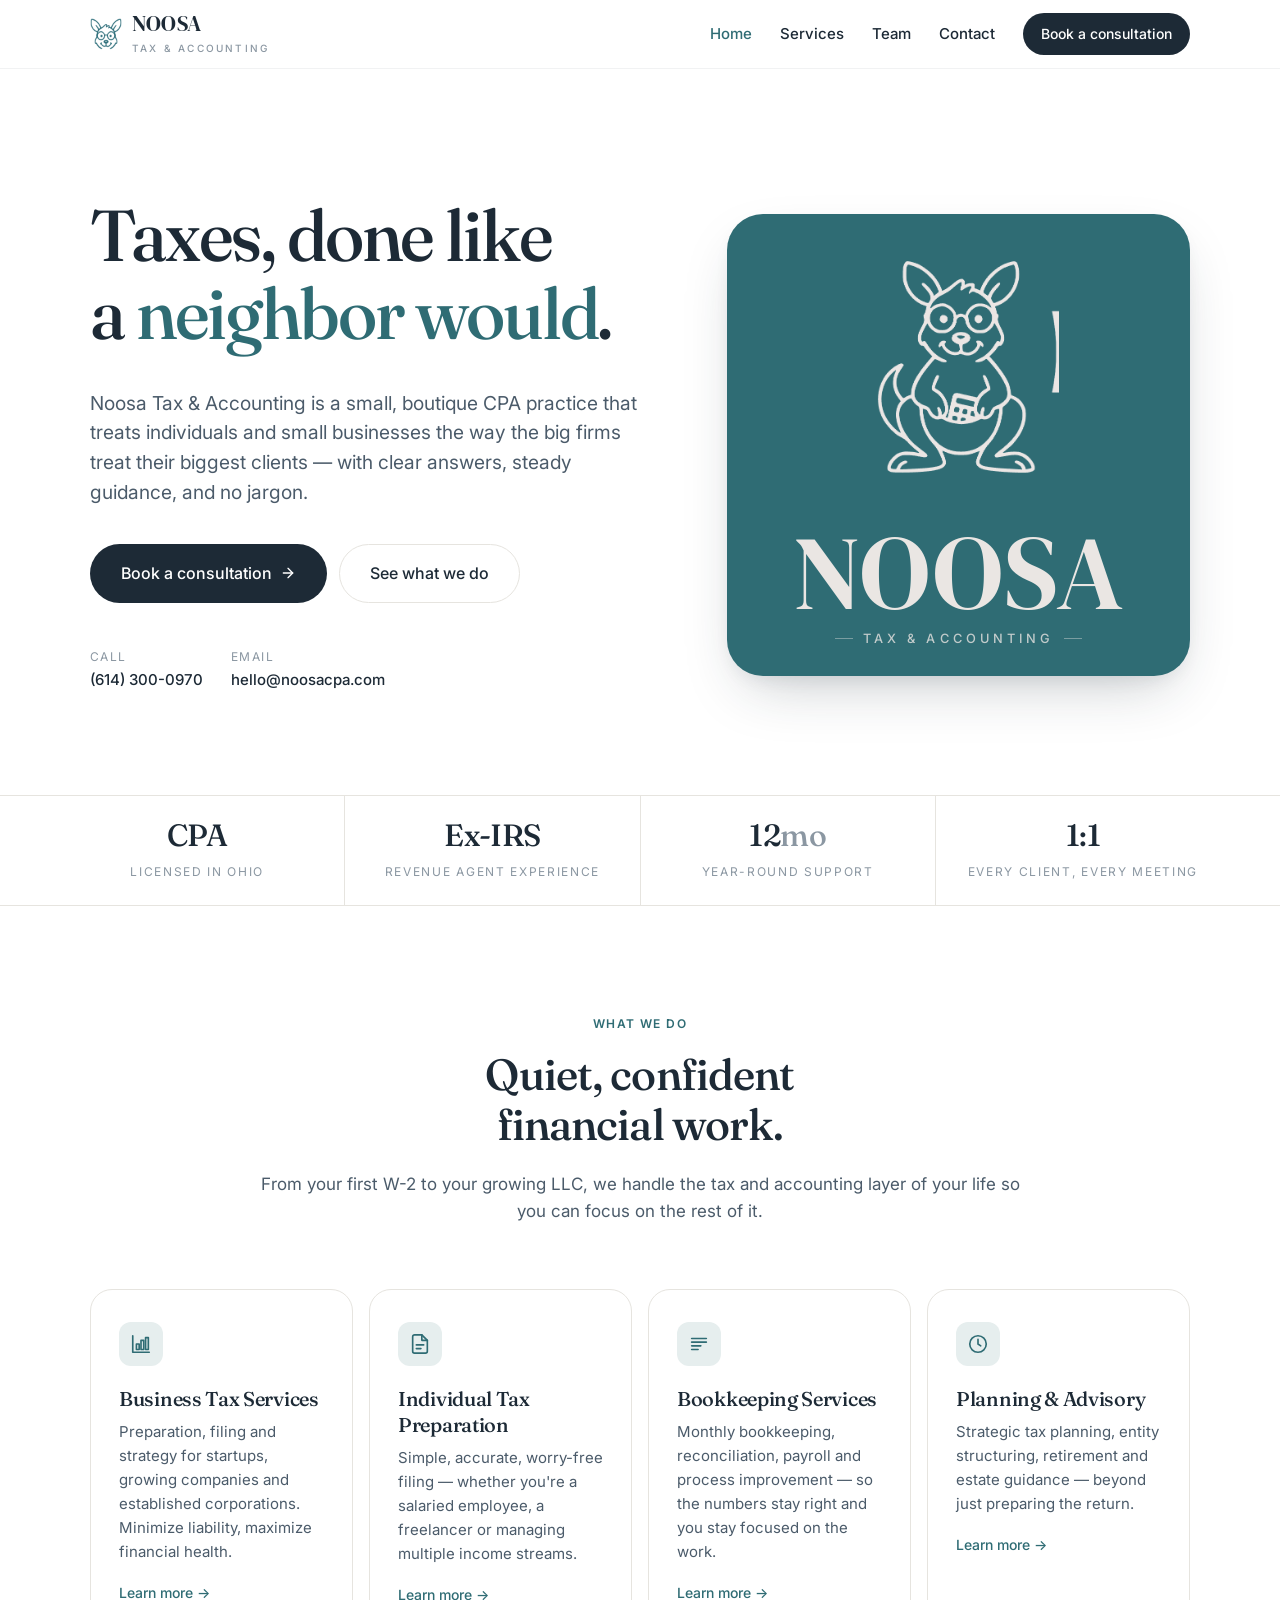
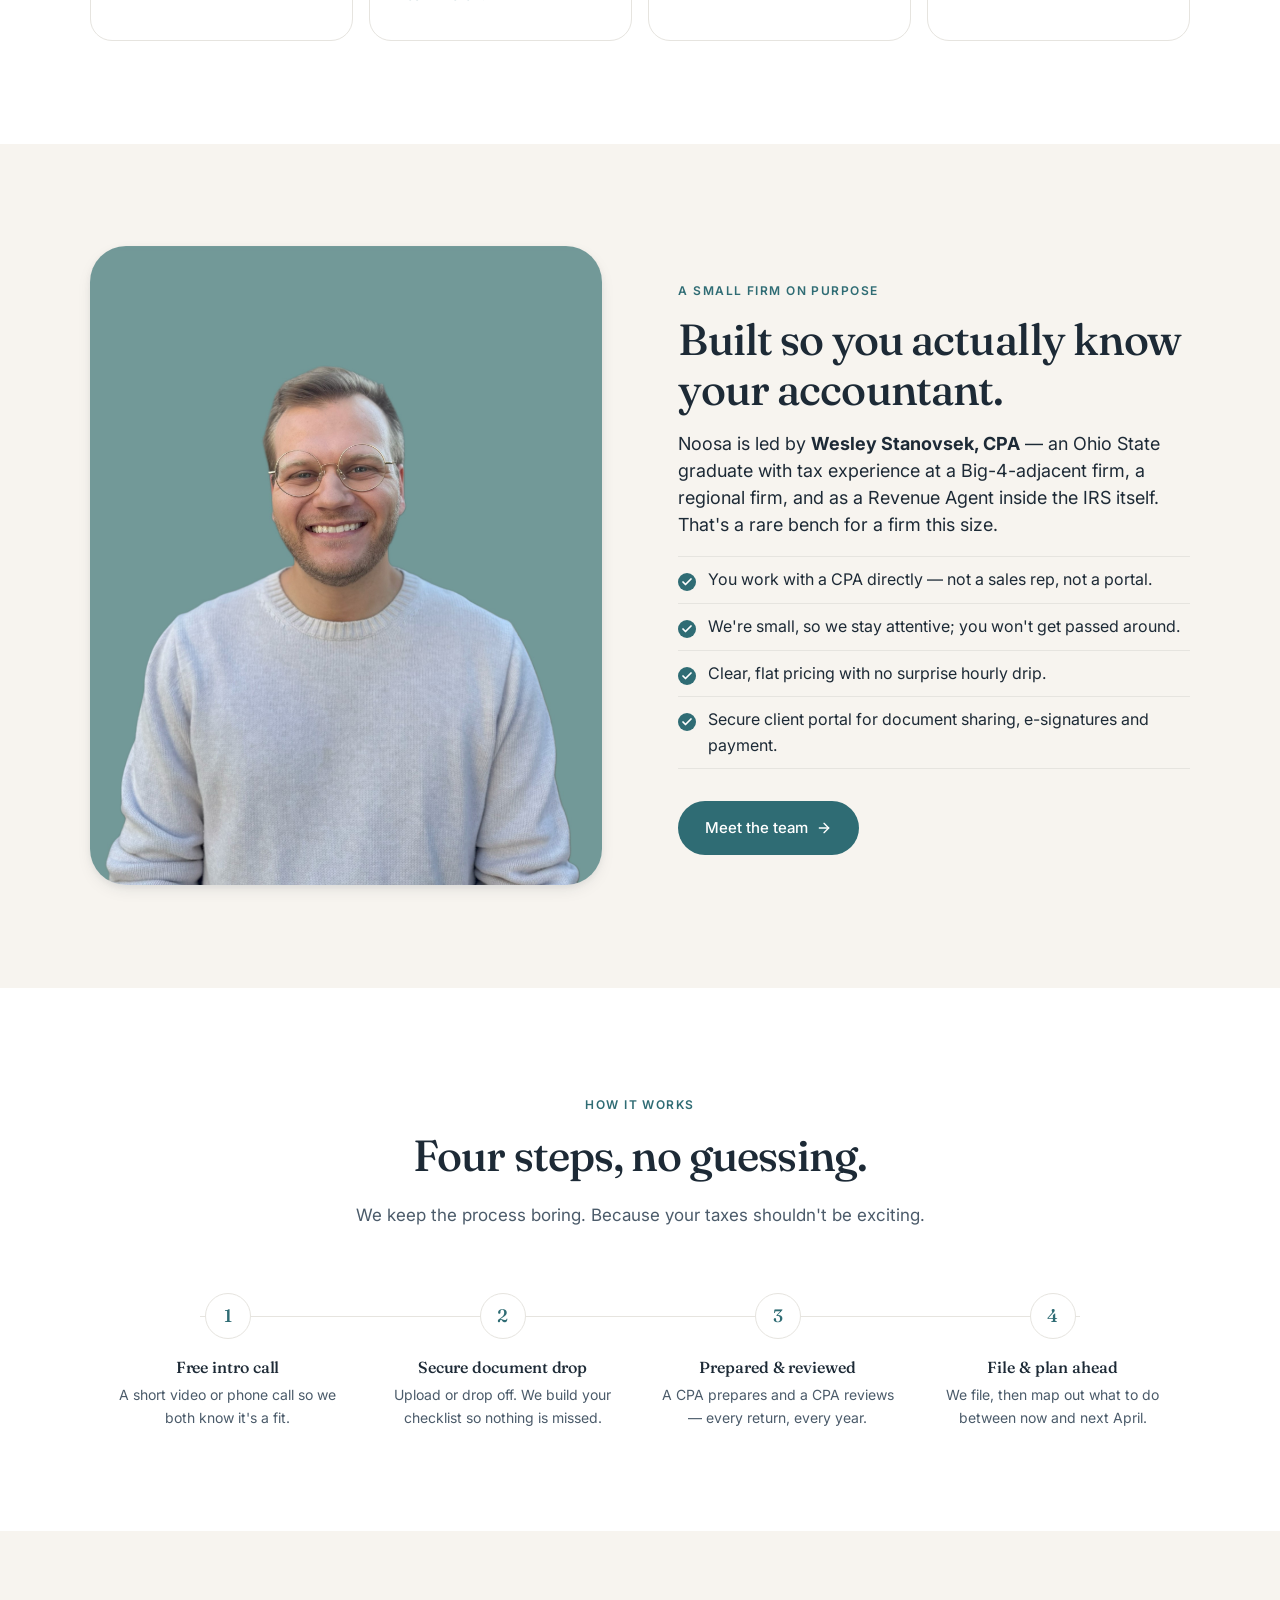
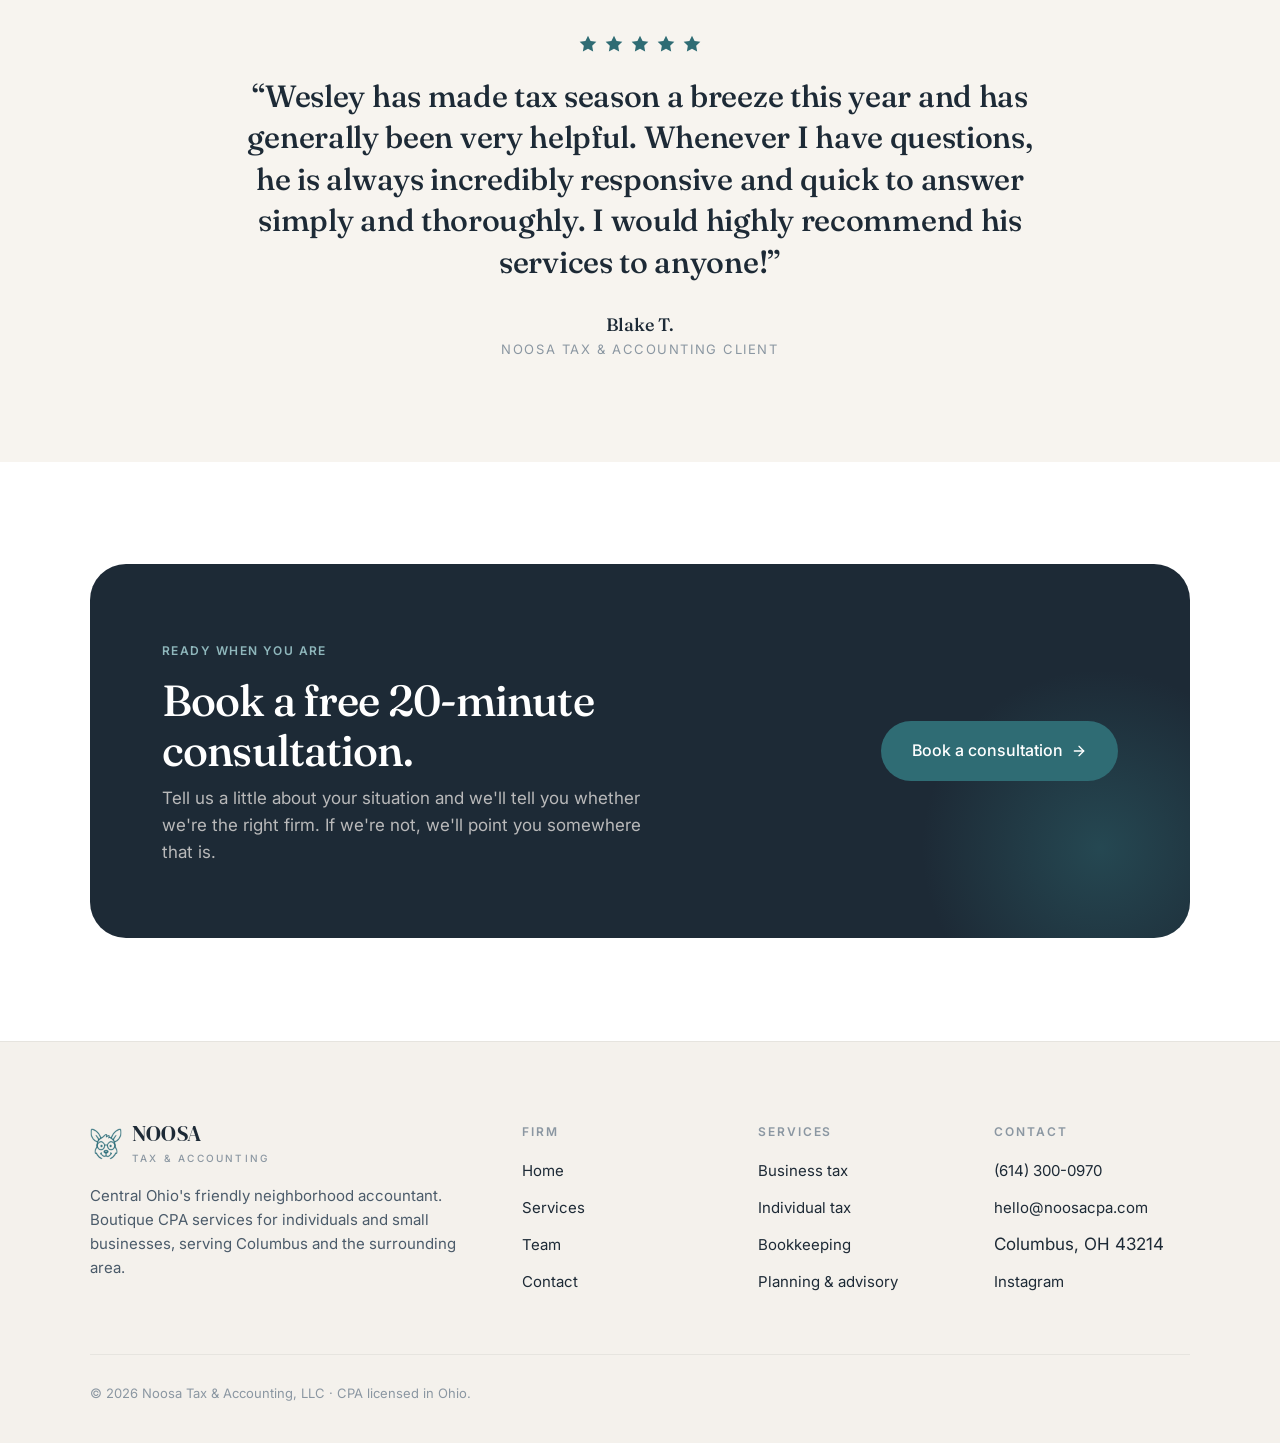
<file: index.html>
<!doctype html>
<html lang="en">
<head>
<meta charset="utf-8" />
<meta name="viewport" content="width=device-width, initial-scale=1" />
<title>Noosa Tax & Accounting — Central Ohio's friendly neighborhood accountant</title>
<meta name="description" content="Noosa Tax & Accounting is a boutique CPA firm in Columbus, Ohio serving individuals and small businesses with tax preparation, planning, bookkeeping and IRS representation — approachable, year-round." />
<meta name="theme-color" content="#2f6c74" />
<link rel="icon" type="image/png" href="assets/images/favicon.png" />
<link rel="apple-touch-icon" href="assets/images/logo.png" />
<link rel="preconnect" href="https://fonts.googleapis.com" />
<link rel="preconnect" href="https://fonts.gstatic.com" crossorigin />
<link href="https://fonts.googleapis.com/css2?family=DM+Serif+Display:ital@0;1&family=Fraunces:opsz,wght@9..144,400;9..144,500;9..144,600&family=Inter:wght@400;500;600&display=swap" rel="stylesheet" />
<link rel="stylesheet" href="assets/css/styles.css" />
<meta property="og:title" content="Noosa Tax & Accounting" />
<meta property="og:description" content="Central Ohio's friendly neighborhood accountant. Boutique CPA services for individuals and small businesses." />
<meta property="og:image" content="assets/images/brand-banner.jpg" />
<meta property="og:type" content="website" />
</head>
<body>

<!-- ================= NAV ================= -->
<header class="nav" id="nav">
  <div class="nav__inner">
    <a class="brand" href="index.html" aria-label="Noosa Tax & Accounting home">
      <img src="assets/images/logo.png" alt="" />
      <span>
        <span class="brand__word">Noosa</span>
        <span class="brand__sub">Tax & Accounting</span>
      </span>
    </a>
    <nav class="nav__links" aria-label="Primary">
      <a href="index.html" class="is-active">Home</a>
      <a href="services.html">Services</a>
      <a href="staff.html">Team</a>
      <a href="contact.html">Contact</a>
      <a class="nav__cta" href="https://calendar.app.google/TwvbwYSmXDQmqV8j8" target="_blank" rel="noopener">Book a consultation</a>
    </nav>
    <button class="nav__toggle" aria-expanded="false" aria-controls="nav-drawer" aria-label="Menu">
      <span class="nav__toggle-box"><span></span><span></span><span></span></span>
    </button>
  </div>
  <div class="nav__drawer" id="nav-drawer" aria-hidden="true">
    <a href="index.html"   class="drawer-link is-active">Home</a>
    <a href="services.html" class="drawer-link">Services</a>
    <a href="staff.html"    class="drawer-link">Team</a>
    <a href="contact.html"  class="drawer-link">Contact</a>
    <a class="btn btn--primary drawer-cta" href="https://calendar.app.google/TwvbwYSmXDQmqV8j8" target="_blank" rel="noopener">Book a consultation</a>
    <div class="drawer-meta">
      <a href="tel:+16143000970">(614) 300-0970</a>
      <a href="mailto:hello@noosacpa.com">hello@noosacpa.com</a>
      <span>Columbus, OH 43214</span>
    </div>
  </div>
</header>

<main>

<!-- ================= HERO ================= -->
<section class="hero">
  <div class="container">
    <div class="hero__grid">
      <div class="reveal">
        <h1>Taxes, done like<br/>a <span>neighbor would</span>.</h1>
        <p class="hero__sub">
          Noosa Tax &amp; Accounting is a small, boutique CPA practice that treats
          individuals and small businesses the way the big firms treat their
          biggest clients — with clear answers, steady guidance, and no jargon.
        </p>
        <div class="hero__ctas">
          <a class="btn btn--primary btn--lg" href="https://calendar.app.google/TwvbwYSmXDQmqV8j8" target="_blank" rel="noopener">
            Book a consultation
            <svg class="arrow" width="16" height="16" viewBox="0 0 24 24" fill="none" stroke="currentColor" stroke-width="2" stroke-linecap="round" stroke-linejoin="round"><line x1="5" y1="12" x2="19" y2="12"/><polyline points="12 5 19 12 12 19"/></svg>
          </a>
          <a class="btn btn--ghost btn--lg" href="services.html">
            See what we do
          </a>
        </div>
        <div class="hero__meta">
          <div><span class="k">Call</span><span class="v">(614) 300-0970</span></div>
          <div><span class="k">Email</span><span class="v">hello@noosacpa.com</span></div>
        </div>
      </div>
      <div class="hero__art reveal" aria-label="Noosa Tax &amp; Accounting">
        <img class="hero__kangaroo" src="assets/images/kangaroo-full.png" alt="" />
        <div class="hero__wordmark">
          <span class="hero__word">Noosa</span>
          <span class="hero__tagline">Tax &amp; Accounting</span>
        </div>
      </div>
    </div>
  </div>
</section>

<!-- ================= TRUST STRIP ================= -->
<div class="strip">
  <div class="container" style="padding-left:0;padding-right:0;">
    <div class="strip__grid">
      <div class="strip__item"><span class="n">CPA</span><span class="l">Licensed in Ohio</span></div>
      <div class="strip__item"><span class="n">Ex-IRS</span><span class="l">Revenue Agent experience</span></div>
      <div class="strip__item"><span class="n">12<span style="color:var(--ink-mute);font-weight:500;">mo</span></span><span class="l">Year-round support</span></div>
      <div class="strip__item"><span class="n">1:1</span><span class="l">Every client, every meeting</span></div>
    </div>
  </div>
</div>

<!-- ================= SERVICES PREVIEW ================= -->
<section>
  <div class="container">
    <div class="section__head reveal">
      <span class="eyebrow">What we do</span>
      <h2>Quiet, confident<br/>financial work.</h2>
      <p>From your first W-2 to your growing LLC, we handle the tax and accounting layer of your life so you can focus on the rest of it.</p>
    </div>

    <div class="services" style="grid-template-columns: repeat(4, 1fr);">
      <article class="card reveal">
        <div class="card__icon" aria-hidden="true">
          <svg width="22" height="22" viewBox="0 0 24 24" fill="none" stroke="currentColor" stroke-width="1.8" stroke-linecap="round" stroke-linejoin="round"><path d="M3 3v18h18"/><rect x="7" y="12" width="3" height="6"/><rect x="12" y="8" width="3" height="10"/><rect x="17" y="5" width="3" height="13"/></svg>
        </div>
        <h3>Business Tax Services</h3>
        <p>Preparation, filing and strategy for startups, growing companies and established corporations. Minimize liability, maximize financial health.</p>
        <a class="card__more" href="services.html#business">Learn more →</a>
      </article>

      <article class="card reveal">
        <div class="card__icon" aria-hidden="true">
          <svg width="22" height="22" viewBox="0 0 24 24" fill="none" stroke="currentColor" stroke-width="1.8" stroke-linecap="round" stroke-linejoin="round"><path d="M14 2H6a2 2 0 0 0-2 2v16a2 2 0 0 0 2 2h12a2 2 0 0 0 2-2V8z"/><polyline points="14 2 14 8 20 8"/><line x1="8" y1="13" x2="16" y2="13"/><line x1="8" y1="17" x2="13" y2="17"/></svg>
        </div>
        <h3>Individual Tax Preparation</h3>
        <p>Simple, accurate, worry-free filing — whether you're a salaried employee, a freelancer or managing multiple income streams.</p>
        <a class="card__more" href="services.html#individual">Learn more →</a>
      </article>

      <article class="card reveal">
        <div class="card__icon" aria-hidden="true">
          <svg width="22" height="22" viewBox="0 0 24 24" fill="none" stroke="currentColor" stroke-width="1.8" stroke-linecap="round" stroke-linejoin="round"><path d="M4 6h16"/><path d="M4 10h16"/><path d="M4 14h10"/><path d="M4 18h7"/></svg>
        </div>
        <h3>Bookkeeping Services</h3>
        <p>Monthly bookkeeping, reconciliation, payroll and process improvement — so the numbers stay right and you stay focused on the work.</p>
        <a class="card__more" href="services.html#bookkeeping">Learn more →</a>
      </article>

      <article class="card reveal">
        <div class="card__icon" aria-hidden="true">
          <svg width="22" height="22" viewBox="0 0 24 24" fill="none" stroke="currentColor" stroke-width="1.8" stroke-linecap="round" stroke-linejoin="round"><circle cx="12" cy="12" r="9"/><polyline points="12 7 12 12 15 14"/></svg>
        </div>
        <h3>Planning &amp; Advisory</h3>
        <p>Strategic tax planning, entity structuring, retirement and estate guidance — beyond just preparing the return.</p>
        <a class="card__more" href="services.html#planning">Learn more →</a>
      </article>
    </div>
  </div>
</section>

<!-- ================= ABOUT / SPLIT ================= -->
<section class="section--soft">
  <div class="container">
    <div class="split">
      <div class="split__media reveal">
        <img src="assets/images/wesley.jpg" alt="Wesley Stanovsek, CPA" />
      </div>
      <div class="split__body reveal">
        <span class="eyebrow">A small firm on purpose</span>
        <h2>Built so you actually know your accountant.</h2>
        <p class="lead">
          Noosa is led by <strong>Wesley Stanovsek, CPA</strong> — an Ohio State
          graduate with tax experience at a Big-4-adjacent firm, a regional firm,
          and as a Revenue Agent inside the IRS itself. That's a rare bench for a
          firm this size.
        </p>
        <ul class="checklist">
          <li>You work with a CPA directly — not a sales rep, not a portal.</li>
          <li>We're small, so we stay attentive; you won't get passed around.</li>
          <li>Clear, flat pricing with no surprise hourly drip.</li>
          <li>Secure client portal for document sharing, e-signatures and payment.</li>
        </ul>
        <div class="mt-4">
          <a class="btn btn--teal" href="staff.html">Meet the team
            <svg class="arrow" width="16" height="16" viewBox="0 0 24 24" fill="none" stroke="currentColor" stroke-width="2" stroke-linecap="round" stroke-linejoin="round"><line x1="5" y1="12" x2="19" y2="12"/><polyline points="12 5 19 12 12 19"/></svg>
          </a>
        </div>
      </div>
    </div>
  </div>
</section>

<!-- ================= PROCESS ================= -->
<section>
  <div class="container">
    <div class="section__head reveal">
      <span class="eyebrow">How it works</span>
      <h2>Four steps, no guessing.</h2>
      <p>We keep the process boring. Because your taxes shouldn't be exciting.</p>
    </div>
    <div class="steps">
      <div class="step reveal"><div class="step__num">1</div><h4>Free intro call</h4><p>A short video or phone call so we both know it's a fit.</p></div>
      <div class="step reveal"><div class="step__num">2</div><h4>Secure document drop</h4><p>Upload or drop off. We build your checklist so nothing is missed.</p></div>
      <div class="step reveal"><div class="step__num">3</div><h4>Prepared &amp; reviewed</h4><p>A CPA prepares and a CPA reviews — every return, every year.</p></div>
      <div class="step reveal"><div class="step__num">4</div><h4>File &amp; plan ahead</h4><p>We file, then map out what to do between now and next April.</p></div>
    </div>
  </div>
</section>

<!-- ================= TESTIMONIAL ================= -->
<section class="section--soft" aria-label="Client testimonial">
  <div class="container">
    <div class="quote reveal">
      <div class="stars" aria-label="Five out of five stars">
        <svg viewBox="0 0 24 24" fill="currentColor"><path d="M12 2l3.09 6.26L22 9.27l-5 4.87 1.18 6.88L12 17.77l-6.18 3.25L7 14.14l-5-4.87 6.91-1.01L12 2z"/></svg>
        <svg viewBox="0 0 24 24" fill="currentColor"><path d="M12 2l3.09 6.26L22 9.27l-5 4.87 1.18 6.88L12 17.77l-6.18 3.25L7 14.14l-5-4.87 6.91-1.01L12 2z"/></svg>
        <svg viewBox="0 0 24 24" fill="currentColor"><path d="M12 2l3.09 6.26L22 9.27l-5 4.87 1.18 6.88L12 17.77l-6.18 3.25L7 14.14l-5-4.87 6.91-1.01L12 2z"/></svg>
        <svg viewBox="0 0 24 24" fill="currentColor"><path d="M12 2l3.09 6.26L22 9.27l-5 4.87 1.18 6.88L12 17.77l-6.18 3.25L7 14.14l-5-4.87 6.91-1.01L12 2z"/></svg>
        <svg viewBox="0 0 24 24" fill="currentColor"><path d="M12 2l3.09 6.26L22 9.27l-5 4.87 1.18 6.88L12 17.77l-6.18 3.25L7 14.14l-5-4.87 6.91-1.01L12 2z"/></svg>
      </div>
      <blockquote>
        &ldquo;Wesley has made tax season a breeze this year and has generally been very helpful. Whenever I have questions, he is always incredibly responsive and quick to answer simply and thoroughly. I would highly recommend his services to anyone!&rdquo;
      </blockquote>
      <div class="cite">
        <strong>Blake T.</strong>
        Noosa Tax &amp; Accounting Client
      </div>
    </div>
  </div>
</section>

<!-- ================= CTA ================= -->
<section>
  <div class="container">
    <div class="cta-block reveal">
      <div>
        <span class="eyebrow" style="color:#8fb7bc;">Ready when you are</span>
        <h2>Book a free 20-minute consultation.</h2>
        <p>Tell us a little about your situation and we'll tell you whether we're the right firm. If we're not, we'll point you somewhere that is.</p>
      </div>
      <div style="text-align:right;">
        <a class="btn btn--teal btn--lg" href="https://calendar.app.google/TwvbwYSmXDQmqV8j8" target="_blank" rel="noopener">
          Book a consultation
          <svg class="arrow" width="16" height="16" viewBox="0 0 24 24" fill="none" stroke="currentColor" stroke-width="2" stroke-linecap="round" stroke-linejoin="round"><line x1="5" y1="12" x2="19" y2="12"/><polyline points="12 5 19 12 12 19"/></svg>
        </a>
      </div>
    </div>
  </div>
</section>

</main>

<!-- ================= FOOTER ================= -->
<footer class="site">
  <div class="container">
    <div class="site__top">
      <div class="site__about">
        <a class="brand" href="index.html">
          <img src="assets/images/logo.png" alt="" width="34" height="34" />
          <span>
            <span class="brand__word">Noosa</span>
            <span class="brand__sub">Tax & Accounting</span>
          </span>
        </a>
        <p class="mt-2">Central Ohio's friendly neighborhood accountant. Boutique CPA services for individuals and small businesses, serving Columbus and the surrounding area.</p>
      </div>
      <div>
        <h5>Firm</h5>
        <ul>
          <li><a href="index.html">Home</a></li>
          <li><a href="services.html">Services</a></li>
          <li><a href="staff.html">Team</a></li>
          <li><a href="contact.html">Contact</a></li>
        </ul>
      </div>
      <div>
        <h5>Services</h5>
        <ul>
          <li><a href="services.html#business">Business tax</a></li><li><a href="services.html#individual">Individual tax</a></li><li><a href="services.html#bookkeeping">Bookkeeping</a></li><li><a href="services.html#planning">Planning &amp; advisory</a></li>
        </ul>
      </div>
      <div>
        <h5>Contact</h5>
        <ul>
          <li><a href="tel:+16143000970">(614) 300-0970</a></li>
          <li><a href="mailto:hello@noosacpa.com">hello@noosacpa.com</a></li>
          <li>Columbus, OH 43214</li>
          <li><a href="https://www.instagram.com/noosacpa/" target="_blank" rel="noopener">Instagram</a></li>
        </ul>
      </div>
    </div>
    <div class="site__bottom">
      <div>© <span id="year"></span> Noosa Tax &amp; Accounting, LLC · CPA licensed in Ohio.</div>
      </div>
  </div>
</footer>

<script src="assets/js/site.js" defer></script>
</body>
</html>
</file>
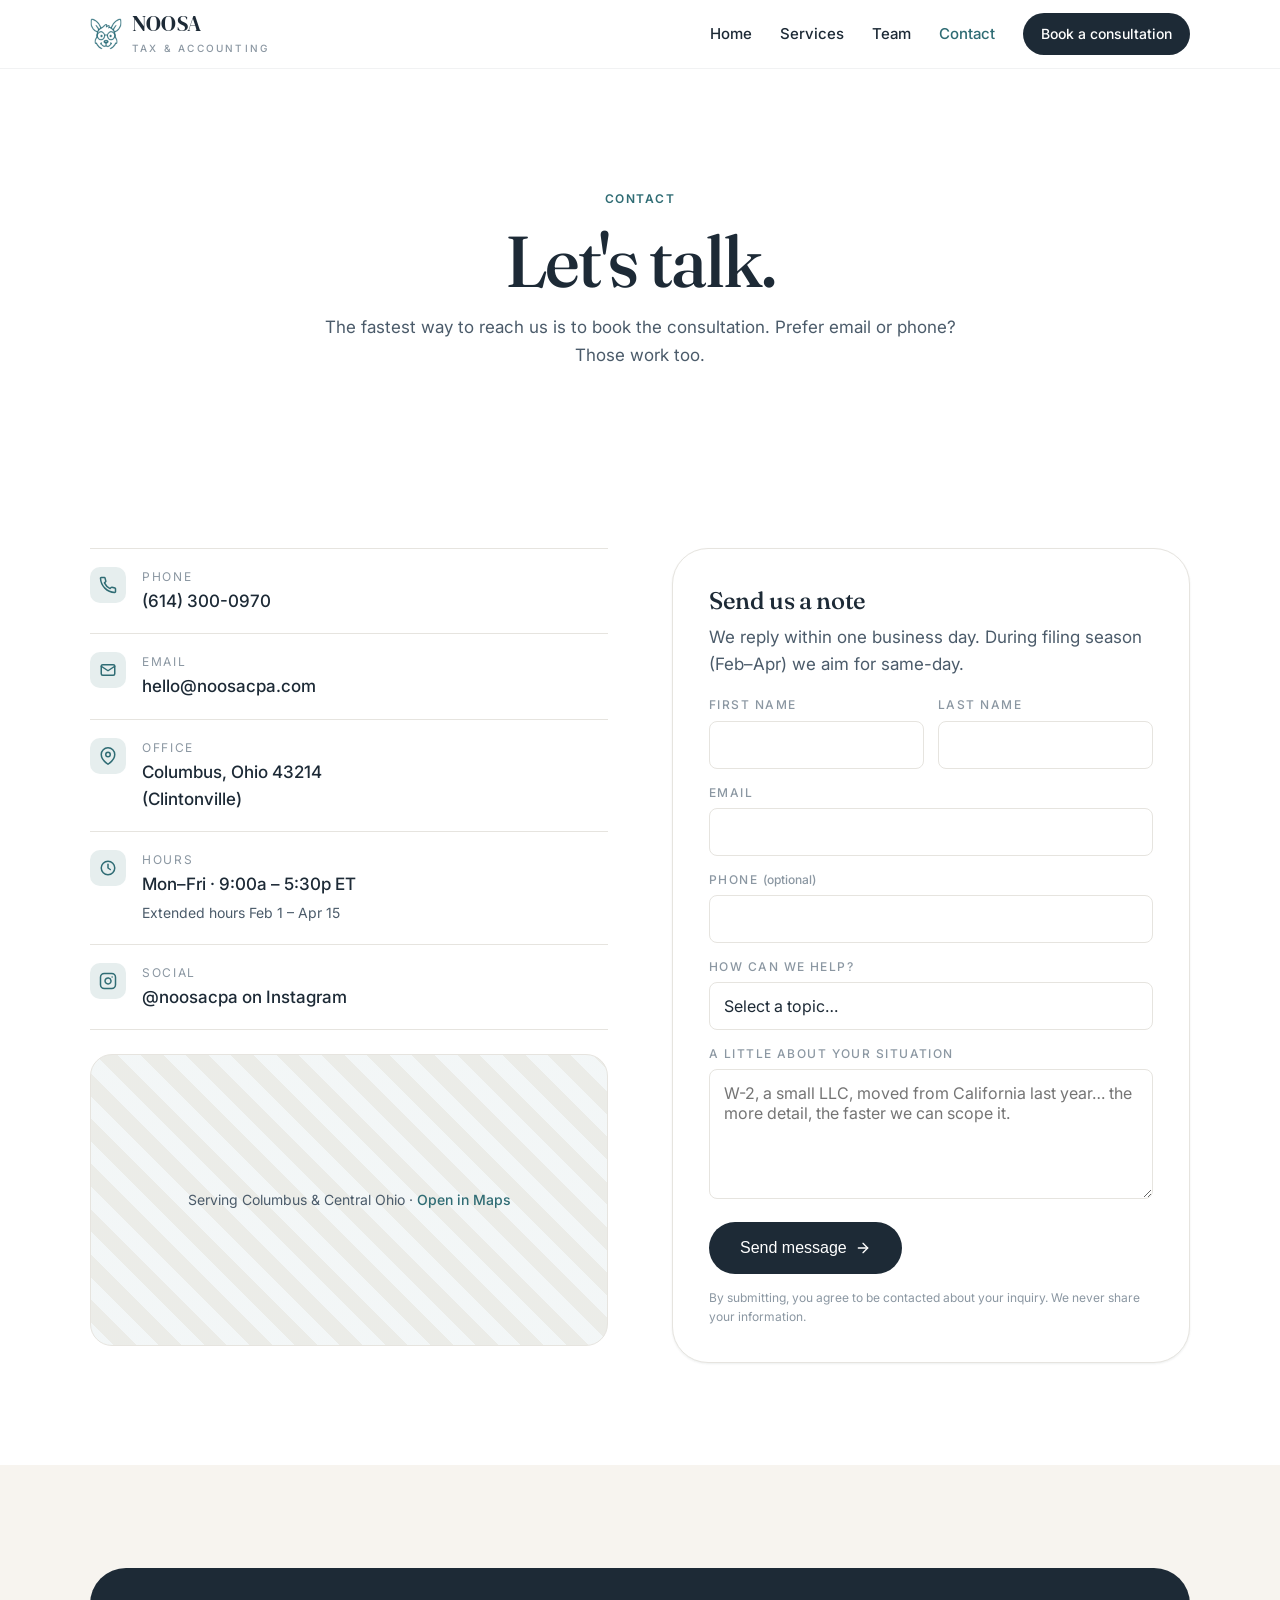
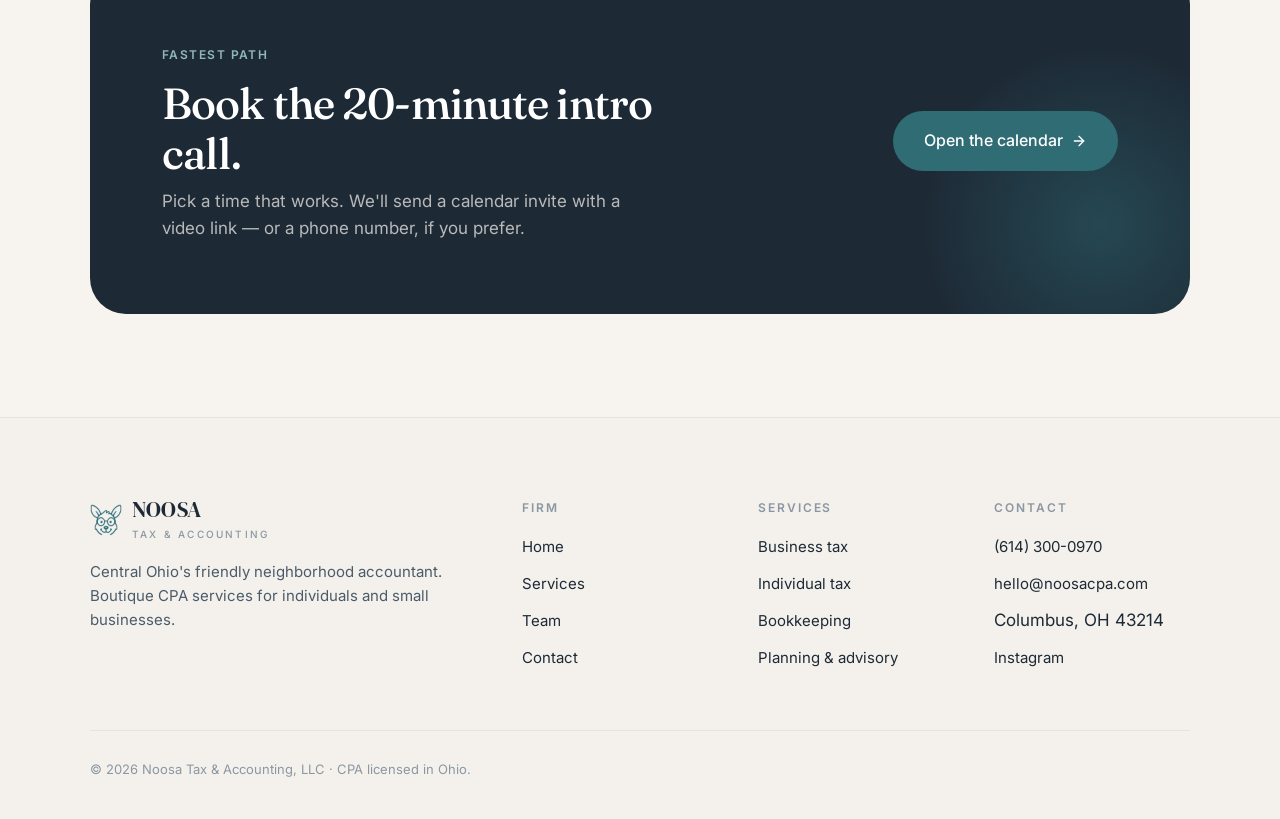
<file: contact.html>
<!doctype html>
<html lang="en">
<head>
<meta charset="utf-8" />
<meta name="viewport" content="width=device-width, initial-scale=1" />
<title>Contact — Noosa Tax & Accounting</title>
<meta name="description" content="Get in touch with Noosa Tax & Accounting — (614) 300-0970, hello@noosacpa.com, Columbus, Ohio 43214. Book a free 20-minute consultation." />
<meta name="theme-color" content="#2f6c74" />
<link rel="icon" type="image/png" href="assets/images/favicon.png" />
<link rel="preconnect" href="https://fonts.googleapis.com" />
<link rel="preconnect" href="https://fonts.gstatic.com" crossorigin />
<link href="https://fonts.googleapis.com/css2?family=DM+Serif+Display:ital@0;1&family=Fraunces:opsz,wght@9..144,400;9..144,500;9..144,600&family=Inter:wght@400;500;600&display=swap" rel="stylesheet" />
<link rel="stylesheet" href="assets/css/styles.css" />
</head>
<body>

<header class="nav" id="nav">
  <div class="nav__inner">
    <a class="brand" href="index.html" aria-label="Noosa Tax & Accounting home">
      <img src="assets/images/logo.png" alt="" />
      <span><span class="brand__word">Noosa</span><span class="brand__sub">Tax & Accounting</span></span>
    </a>
    <nav class="nav__links" aria-label="Primary">
      <a href="index.html">Home</a>
      <a href="services.html">Services</a>
      <a href="staff.html">Team</a>
      <a href="contact.html" class="is-active">Contact</a>
      <a class="nav__cta" href="https://calendar.app.google/TwvbwYSmXDQmqV8j8" target="_blank" rel="noopener">Book a consultation</a>
    </nav>
    <button class="nav__toggle" aria-expanded="false" aria-controls="nav-drawer" aria-label="Menu">
      <span class="nav__toggle-box"><span></span><span></span><span></span></span>
    </button>
  </div>
  <div class="nav__drawer" id="nav-drawer" aria-hidden="true">
    <a href="index.html"    class="drawer-link">Home</a>
    <a href="services.html" class="drawer-link">Services</a>
    <a href="staff.html"    class="drawer-link">Team</a>
    <a href="contact.html"  class="drawer-link is-active">Contact</a>
    <a class="btn btn--primary drawer-cta" href="https://calendar.app.google/TwvbwYSmXDQmqV8j8" target="_blank" rel="noopener">Book a consultation</a>
    <div class="drawer-meta">
      <a href="tel:+16143000970">(614) 300-0970</a>
      <a href="mailto:hello@noosacpa.com">hello@noosacpa.com</a>
      <span>Columbus, OH 43214</span>
    </div>
  </div>
</header>

<main>

<section class="page-head">
  <div class="container">
    <span class="eyebrow">Contact</span>
    <h1>Let's talk.</h1>
    <p>The fastest way to reach us is to book the consultation. Prefer email or phone? Those work too.</p>
  </div>
</section>

<section>
  <div class="container">
    <div class="contact-grid">

      <div class="reveal">
        <ul class="info-list">
          <li>
            <div class="ico"><svg width="18" height="18" viewBox="0 0 24 24" fill="none" stroke="currentColor" stroke-width="2" stroke-linecap="round" stroke-linejoin="round"><path d="M22 16.92V21a1 1 0 0 1-1.11 1A19.86 19.86 0 0 1 2 3.11 1 1 0 0 1 3 2h4.09a1 1 0 0 1 1 .75l1 4a1 1 0 0 1-.29 1L7.21 9.21a16 16 0 0 0 7.58 7.58l1.42-1.42a1 1 0 0 1 1-.24l4 1a1 1 0 0 1 .79 1Z"/></svg></div>
            <div>
              <span class="k">Phone</span>
              <span class="v"><a href="tel:+16143000970">(614) 300-0970</a></span>
            </div>
          </li>
          <li>
            <div class="ico"><svg width="18" height="18" viewBox="0 0 24 24" fill="none" stroke="currentColor" stroke-width="2" stroke-linecap="round" stroke-linejoin="round"><rect x="3" y="5" width="18" height="14" rx="2"/><polyline points="3 7 12 13 21 7"/></svg></div>
            <div>
              <span class="k">Email</span>
              <span class="v"><a href="mailto:hello@noosacpa.com">hello@noosacpa.com</a></span>
            </div>
          </li>
          <li>
            <div class="ico"><svg width="18" height="18" viewBox="0 0 24 24" fill="none" stroke="currentColor" stroke-width="2" stroke-linecap="round" stroke-linejoin="round"><path d="M21 10c0 7-9 13-9 13s-9-6-9-13a9 9 0 1 1 18 0z"/><circle cx="12" cy="10" r="3"/></svg></div>
            <div>
              <span class="k">Office</span>
              <span class="v">Columbus, Ohio 43214<br/>(Clintonville)</span>
            </div>
          </li>
          <li>
            <div class="ico"><svg width="18" height="18" viewBox="0 0 24 24" fill="none" stroke="currentColor" stroke-width="2" stroke-linecap="round" stroke-linejoin="round"><circle cx="12" cy="12" r="9"/><polyline points="12 7 12 12 15 14"/></svg></div>
            <div>
              <span class="k">Hours</span>
              <span class="v">Mon–Fri · 9:00a – 5:30p ET<br/><span style="color:var(--ink-soft);font-weight:400;font-size:14px;">Extended hours Feb 1 – Apr 15</span></span>
            </div>
          </li>
          <li>
            <div class="ico"><svg width="18" height="18" viewBox="0 0 24 24" fill="none" stroke="currentColor" stroke-width="2" stroke-linecap="round" stroke-linejoin="round"><rect x="2" y="2" width="20" height="20" rx="5"/><path d="M16 11.37A4 4 0 1 1 12.63 8 4 4 0 0 1 16 11.37z"/><line x1="17.5" y1="6.5" x2="17.51" y2="6.5"/></svg></div>
            <div>
              <span class="k">Social</span>
              <span class="v"><a href="https://www.instagram.com/noosacpa/" target="_blank" rel="noopener">@noosacpa on Instagram</a></span>
            </div>
          </li>
        </ul>

        <div class="map-card" role="img" aria-label="Map placeholder for Clintonville, Columbus, Ohio">
          <span>Serving Columbus &amp; Central Ohio · <a href="https://www.google.com/maps/place/Clintonville,+Columbus,+OH" target="_blank" rel="noopener">Open in Maps</a></span>
        </div>
      </div>

      <form class="card-form reveal" novalidate>
        <h3 style="margin-top:0;">Send us a note</h3>
        <p style="margin-top:-4px;">We reply within one business day. During filing season (Feb–Apr) we aim for same-day.</p>
        <div class="row">
          <div class="field">
            <label for="first">First name</label>
            <input id="first" name="first" type="text" autocomplete="given-name" required />
          </div>
          <div class="field">
            <label for="last">Last name</label>
            <input id="last" name="last" type="text" autocomplete="family-name" required />
          </div>
        </div>
        <div class="field">
          <label for="email">Email</label>
          <input id="email" name="email" type="email" autocomplete="email" required />
        </div>
        <div class="field">
          <label for="phone">Phone <span style="text-transform:none;letter-spacing:0;color:var(--ink-mute);">(optional)</span></label>
          <input id="phone" name="phone" type="tel" autocomplete="tel" />
        </div>
        <div class="field">
          <label for="topic">How can we help?</label>
          <select id="topic" name="topic" required>
            <option value="">Select a topic…</option>
            <option>Individual tax return</option>
            <option>Small-business / entity return</option>
            <option>Bookkeeping</option>
            <option>IRS notice or audit</option>
            <option>Tax planning / advisory</option>
            <option>Something else</option>
          </select>
        </div>
        <div class="field">
          <label for="message">A little about your situation</label>
          <textarea id="message" name="message" placeholder="W-2, a small LLC, moved from California last year… the more detail, the faster we can scope it."></textarea>
        </div>
        <div class="submit">
          <button type="submit" class="btn btn--primary btn--lg">
            Send message
            <svg class="arrow" width="16" height="16" viewBox="0 0 24 24" fill="none" stroke="currentColor" stroke-width="2" stroke-linecap="round" stroke-linejoin="round"><line x1="5" y1="12" x2="19" y2="12"/><polyline points="12 5 19 12 12 19"/></svg>
          </button>
        </div>
        <p style="font-size:12px;color:var(--ink-mute);margin-top:14px;margin-bottom:0;">By submitting, you agree to be contacted about your inquiry. We never share your information.</p>
      </form>

    </div>
  </div>
</section>

<section class="section--soft">
  <div class="container">
    <div class="cta-block reveal">
      <div>
        <span class="eyebrow" style="color:#8fb7bc;">Fastest path</span>
        <h2>Book the 20-minute intro call.</h2>
        <p>Pick a time that works. We'll send a calendar invite with a video link — or a phone number, if you prefer.</p>
      </div>
      <div style="text-align:right;">
        <a class="btn btn--teal btn--lg" href="https://calendar.app.google/TwvbwYSmXDQmqV8j8" target="_blank" rel="noopener">Open the calendar
          <svg class="arrow" width="16" height="16" viewBox="0 0 24 24" fill="none" stroke="currentColor" stroke-width="2" stroke-linecap="round" stroke-linejoin="round"><line x1="5" y1="12" x2="19" y2="12"/><polyline points="12 5 19 12 12 19"/></svg>
        </a>
      </div>
    </div>
  </div>
</section>

</main>

<footer class="site">
  <div class="container">
    <div class="site__top">
      <div class="site__about">
        <a class="brand" href="index.html">
          <img src="assets/images/logo.png" alt="" width="34" height="34" />
          <span><span class="brand__word">Noosa</span><span class="brand__sub">Tax & Accounting</span></span>
        </a>
        <p class="mt-2">Central Ohio's friendly neighborhood accountant. Boutique CPA services for individuals and small businesses.</p>
      </div>
      <div><h5>Firm</h5><ul><li><a href="index.html">Home</a></li><li><a href="services.html">Services</a></li><li><a href="staff.html">Team</a></li><li><a href="contact.html">Contact</a></li></ul></div>
      <div><h5>Services</h5><ul><li><a href="services.html#business">Business tax</a></li><li><a href="services.html#individual">Individual tax</a></li><li><a href="services.html#bookkeeping">Bookkeeping</a></li><li><a href="services.html#planning">Planning &amp; advisory</a></li></ul></div>
      <div><h5>Contact</h5><ul><li><a href="tel:+16143000970">(614) 300-0970</a></li><li><a href="mailto:hello@noosacpa.com">hello@noosacpa.com</a></li><li>Columbus, OH 43214</li><li><a href="https://www.instagram.com/noosacpa/" target="_blank" rel="noopener">Instagram</a></li></ul></div>
    </div>
    <div class="site__bottom">
      <div>© <span id="year"></span> Noosa Tax &amp; Accounting, LLC · CPA licensed in Ohio.</div>
      </div>
  </div>
</footer>

<script src="assets/js/site.js" defer></script>
</body>
</html>
</file>
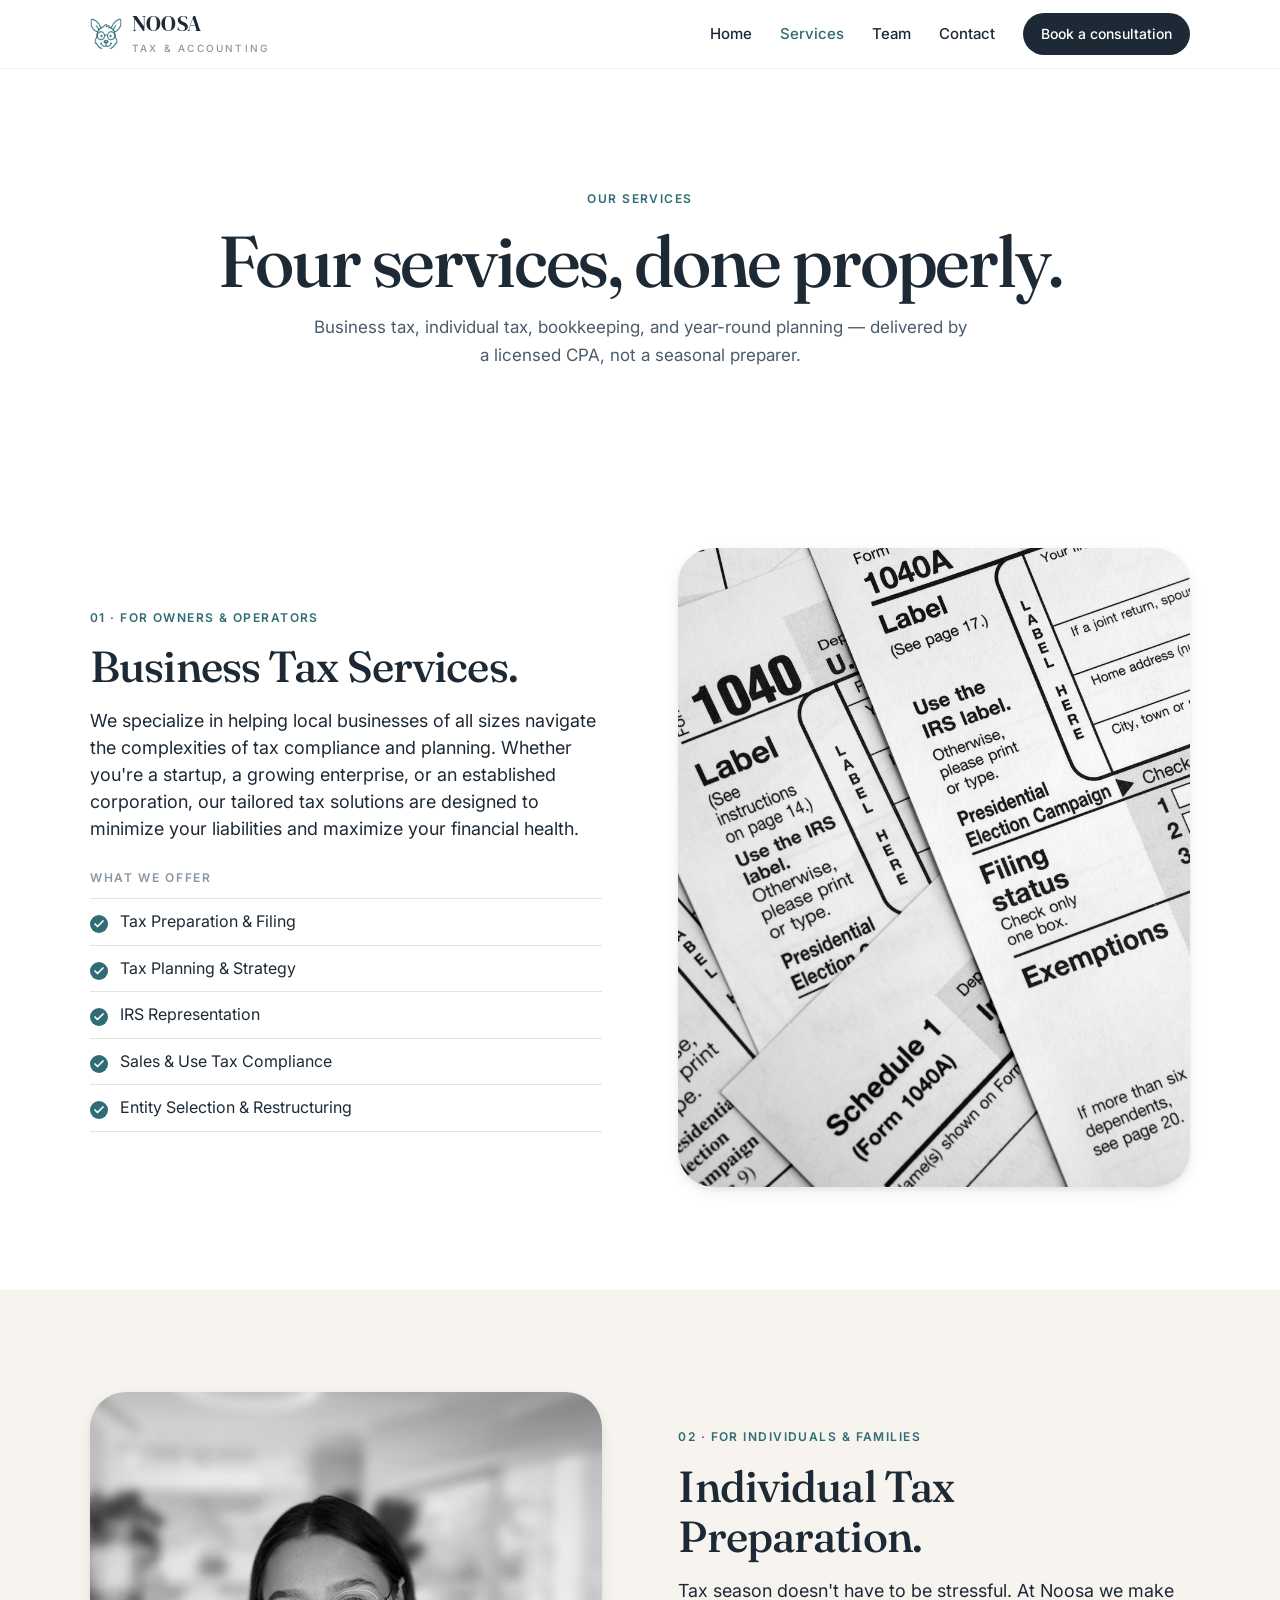
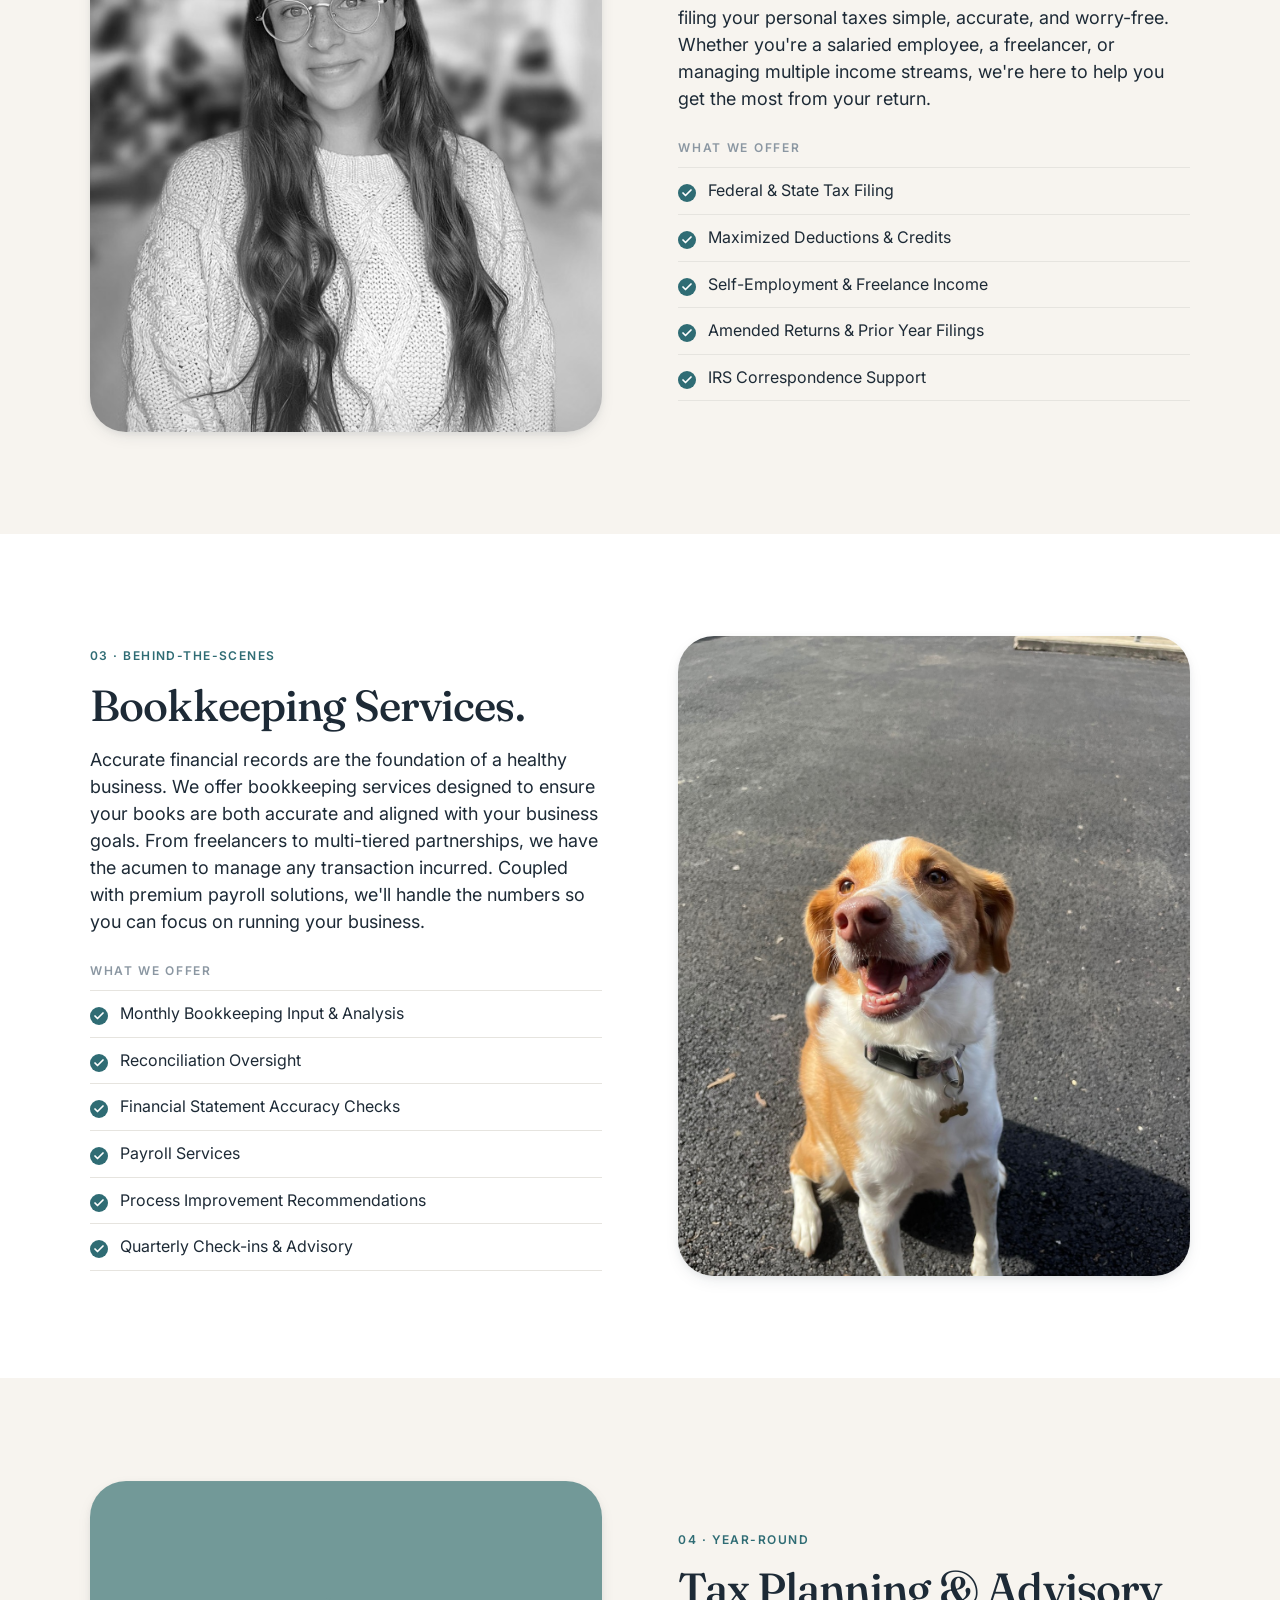
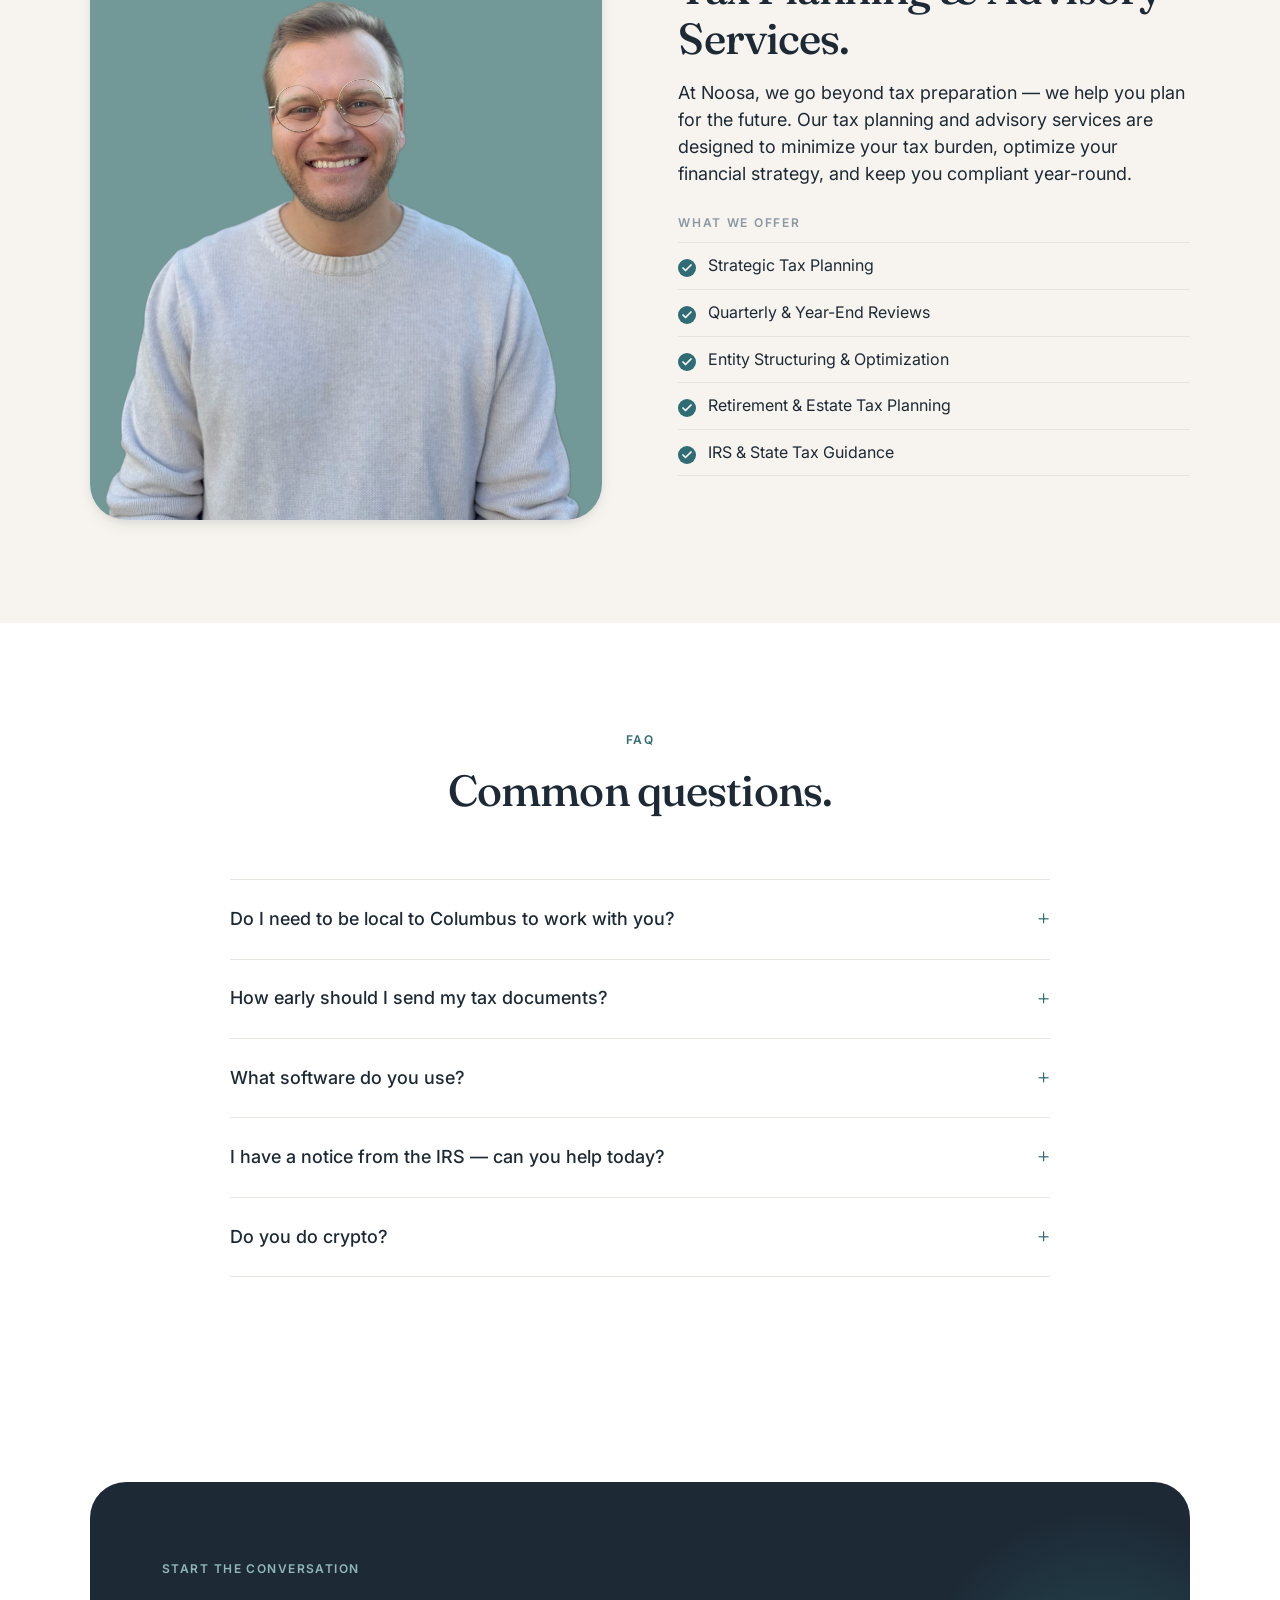
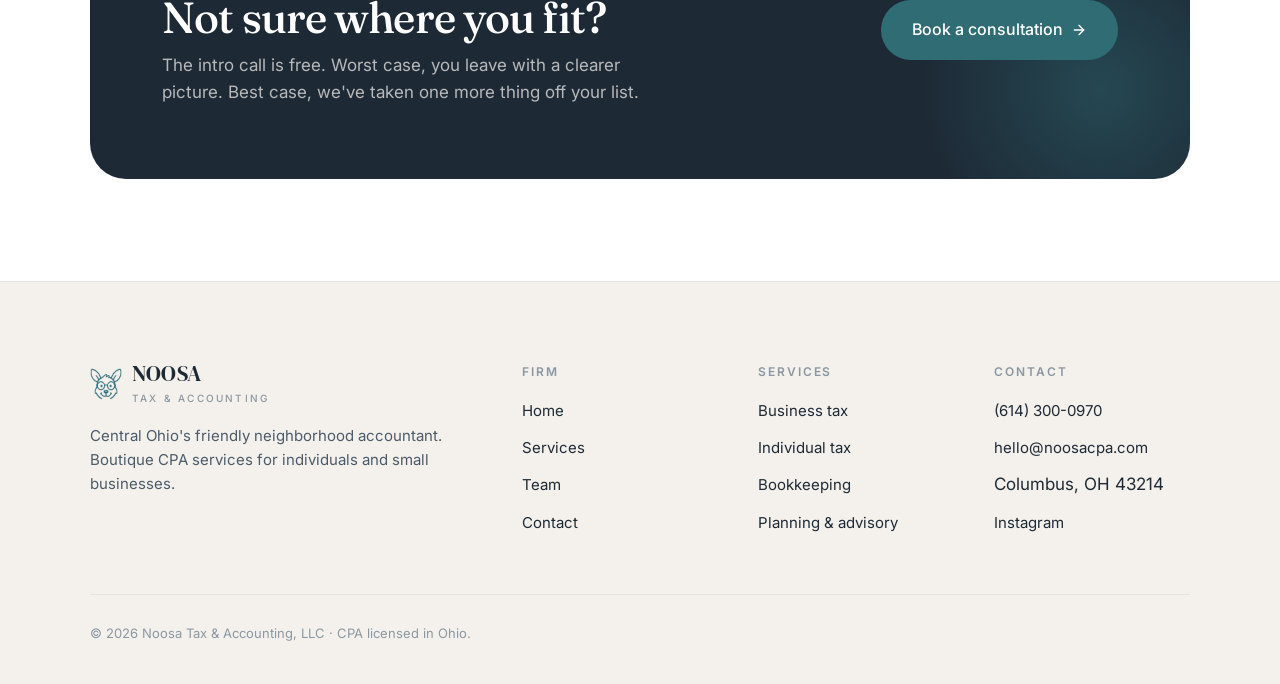
<file: services.html>
<!doctype html>
<html lang="en">
<head>
<meta charset="utf-8" />
<meta name="viewport" content="width=device-width, initial-scale=1" />
<title>Services — Noosa Tax & Accounting</title>
<meta name="description" content="Services at Noosa Tax & Accounting: individual tax preparation, small-business accounting, IRS representation, year-round tax planning, and advisory — Columbus, Ohio." />
<meta name="theme-color" content="#2f6c74" />
<link rel="icon" type="image/png" href="assets/images/favicon.png" />
<link rel="preconnect" href="https://fonts.googleapis.com" />
<link rel="preconnect" href="https://fonts.gstatic.com" crossorigin />
<link href="https://fonts.googleapis.com/css2?family=DM+Serif+Display:ital@0;1&family=Fraunces:opsz,wght@9..144,400;9..144,500;9..144,600&family=Inter:wght@400;500;600&display=swap" rel="stylesheet" />
<link rel="stylesheet" href="assets/css/styles.css" />
</head>
<body>

<header class="nav" id="nav">
  <div class="nav__inner">
    <a class="brand" href="index.html" aria-label="Noosa Tax & Accounting home">
      <img src="assets/images/logo.png" alt="" />
      <span>
        <span class="brand__word">Noosa</span>
        <span class="brand__sub">Tax & Accounting</span>
      </span>
    </a>
    <nav class="nav__links" aria-label="Primary">
      <a href="index.html">Home</a>
      <a href="services.html" class="is-active">Services</a>
      <a href="staff.html">Team</a>
      <a href="contact.html">Contact</a>
      <a class="nav__cta" href="https://calendar.app.google/TwvbwYSmXDQmqV8j8" target="_blank" rel="noopener">Book a consultation</a>
    </nav>
    <button class="nav__toggle" aria-expanded="false" aria-controls="nav-drawer" aria-label="Menu">
      <span class="nav__toggle-box"><span></span><span></span><span></span></span>
    </button>
  </div>
  <div class="nav__drawer" id="nav-drawer" aria-hidden="true">
    <a href="index.html"    class="drawer-link">Home</a>
    <a href="services.html" class="drawer-link is-active">Services</a>
    <a href="staff.html"    class="drawer-link">Team</a>
    <a href="contact.html"  class="drawer-link">Contact</a>
    <a class="btn btn--primary drawer-cta" href="https://calendar.app.google/TwvbwYSmXDQmqV8j8" target="_blank" rel="noopener">Book a consultation</a>
    <div class="drawer-meta">
      <a href="tel:+16143000970">(614) 300-0970</a>
      <a href="mailto:hello@noosacpa.com">hello@noosacpa.com</a>
      <span>Columbus, OH 43214</span>
    </div>
  </div>
</header>

<main>

<section class="page-head">
  <div class="container">
    <span class="eyebrow">Our Services</span>
    <h1>Four services, done properly.</h1>
    <p>Business tax, individual tax, bookkeeping, and year-round planning — delivered by a licensed CPA, not a seasonal preparer.</p>
  </div>
</section>

<!-- Business Tax -->
<section id="business">
  <div class="container">
    <div class="split split--reverse">
      <div class="split__media reveal">
        <img src="assets/images/tax-forms.jpg" alt="" />
      </div>
      <div class="split__body reveal">
        <span class="eyebrow">01 · For owners &amp; operators</span>
        <h2>Business Tax Services.</h2>
        <p class="lead">We specialize in helping local businesses of all sizes navigate the complexities of tax compliance and planning. Whether you're a startup, a growing enterprise, or an established corporation, our tailored tax solutions are designed to minimize your liabilities and maximize your financial health.</p>
        <h4 class="offer-label">What we offer</h4>
        <ul class="checklist">
          <li>Tax Preparation &amp; Filing</li>
          <li>Tax Planning &amp; Strategy</li>
          <li>IRS Representation</li>
          <li>Sales &amp; Use Tax Compliance</li>
          <li>Entity Selection &amp; Restructuring</li>
        </ul>
      </div>
    </div>
  </div>
</section>

<!-- Individual Tax -->
<section id="individual" class="section--soft">
  <div class="container">
    <div class="split">
      <div class="split__media reveal">
        <img src="assets/images/staff-2.jpg" alt="" />
      </div>
      <div class="split__body reveal">
        <span class="eyebrow">02 · For individuals &amp; families</span>
        <h2>Individual Tax Preparation.</h2>
        <p class="lead">Tax season doesn't have to be stressful. At Noosa we make filing your personal taxes simple, accurate, and worry-free. Whether you're a salaried employee, a freelancer, or managing multiple income streams, we're here to help you get the most from your return.</p>
        <h4 class="offer-label">What we offer</h4>
        <ul class="checklist">
          <li>Federal &amp; State Tax Filing</li>
          <li>Maximized Deductions &amp; Credits</li>
          <li>Self-Employment &amp; Freelance Income</li>
          <li>Amended Returns &amp; Prior Year Filings</li>
          <li>IRS Correspondence Support</li>
        </ul>
      </div>
    </div>
  </div>
</section>

<!-- Bookkeeping -->
<section id="bookkeeping">
  <div class="container">
    <div class="split split--reverse">
      <div class="split__media reveal">
        <img src="assets/images/office-dog.jpg" alt="" />
      </div>
      <div class="split__body reveal">
        <span class="eyebrow">03 · Behind-the-scenes</span>
        <h2>Bookkeeping Services.</h2>
        <p class="lead">Accurate financial records are the foundation of a healthy business. We offer bookkeeping services designed to ensure your books are both accurate and aligned with your business goals. From freelancers to multi-tiered partnerships, we have the acumen to manage any transaction incurred. Coupled with premium payroll solutions, we'll handle the numbers so you can focus on running your business.</p>
        <h4 class="offer-label">What we offer</h4>
        <ul class="checklist">
          <li>Monthly Bookkeeping Input &amp; Analysis</li>
          <li>Reconciliation Oversight</li>
          <li>Financial Statement Accuracy Checks</li>
          <li>Payroll Services</li>
          <li>Process Improvement Recommendations</li>
          <li>Quarterly Check-ins &amp; Advisory</li>
        </ul>
      </div>
    </div>
  </div>
</section>

<!-- Tax Planning & Advisory -->
<section id="planning" class="section--soft">
  <div class="container">
    <div class="split">
      <div class="split__media reveal">
        <img src="assets/images/wesley.jpg" alt="Wesley Stanovsek, CPA" />
      </div>
      <div class="split__body reveal">
        <span class="eyebrow">04 · Year-round</span>
        <h2>Tax Planning &amp; Advisory Services.</h2>
        <p class="lead">At Noosa, we go beyond tax preparation — we help you plan for the future. Our tax planning and advisory services are designed to minimize your tax burden, optimize your financial strategy, and keep you compliant year-round.</p>
        <h4 class="offer-label">What we offer</h4>
        <ul class="checklist">
          <li>Strategic Tax Planning</li>
          <li>Quarterly &amp; Year-End Reviews</li>
          <li>Entity Structuring &amp; Optimization</li>
          <li>Retirement &amp; Estate Tax Planning</li>
          <li>IRS &amp; State Tax Guidance</li>
        </ul>
      </div>
    </div>
  </div>
</section>

<!-- FAQ -->
<section>
  <div class="container">
    <div class="section__head reveal">
      <span class="eyebrow">FAQ</span>
      <h2>Common questions.</h2>
    </div>
    <div class="faq reveal">
      <details>
        <summary>Do I need to be local to Columbus to work with you?</summary>
        <div class="a">No. We're physically in Clintonville (Columbus, OH 43214), but we serve clients across the country through a secure document portal and video meetings. About a third of our clients are remote.</div>
      </details>
      <details>
        <summary>How early should I send my tax documents?</summary>
        <div class="a">Mid-February through mid-March is the sweet spot for personal returns. Business returns with a March 15 deadline should be underway by mid-February. We'll send you a prepared checklist the moment you're onboarded.</div>
      </details>
      <details>
        <summary>What software do you use?</summary>
        <div class="a">Professional-grade: CCH Axcess and Drake for returns, a secure Intuit Link / SafeSend portal for documents, and QuickBooks Online or Xero for bookkeeping engagements. Everything is encrypted in transit and at rest.</div>
      </details>
      <details>
        <summary>I have a notice from the IRS — can you help today?</summary>
        <div class="a">Yes. Send it over through the contact form and we'll respond the same business day. Most notices have a response window of 30 to 90 days; responding early (and correctly) is almost always what saves money.</div>
      </details>
      <details>
        <summary>Do you do crypto?</summary>
        <div class="a">Yes — we handle crypto reporting for traders, miners, and long-term holders. We prefer reconciled exports from Koinly, CoinTracker or similar; if you don't have those yet, we'll help you get them.</div>
      </details>
    </div>
  </div>
</section>

<section>
  <div class="container">
    <div class="cta-block reveal">
      <div>
        <span class="eyebrow" style="color:#8fb7bc;">Start the conversation</span>
        <h2>Not sure where you fit?</h2>
        <p>The intro call is free. Worst case, you leave with a clearer picture. Best case, we've taken one more thing off your list.</p>
      </div>
      <div style="text-align:right;">
        <a class="btn btn--teal btn--lg" href="https://calendar.app.google/TwvbwYSmXDQmqV8j8" target="_blank" rel="noopener">
          Book a consultation
          <svg class="arrow" width="16" height="16" viewBox="0 0 24 24" fill="none" stroke="currentColor" stroke-width="2" stroke-linecap="round" stroke-linejoin="round"><line x1="5" y1="12" x2="19" y2="12"/><polyline points="12 5 19 12 12 19"/></svg>
        </a>
      </div>
    </div>
  </div>
</section>

</main>

<footer class="site">
  <div class="container">
    <div class="site__top">
      <div class="site__about">
        <a class="brand" href="index.html">
          <img src="assets/images/logo.png" alt="" width="34" height="34" />
          <span><span class="brand__word">Noosa</span><span class="brand__sub">Tax & Accounting</span></span>
        </a>
        <p class="mt-2">Central Ohio's friendly neighborhood accountant. Boutique CPA services for individuals and small businesses.</p>
      </div>
      <div><h5>Firm</h5><ul><li><a href="index.html">Home</a></li><li><a href="services.html">Services</a></li><li><a href="staff.html">Team</a></li><li><a href="contact.html">Contact</a></li></ul></div>
      <div><h5>Services</h5><ul><li><a href="services.html#business">Business tax</a></li><li><a href="services.html#individual">Individual tax</a></li><li><a href="services.html#bookkeeping">Bookkeeping</a></li><li><a href="services.html#planning">Planning &amp; advisory</a></li></ul></div>
      <div><h5>Contact</h5><ul><li><a href="tel:+16143000970">(614) 300-0970</a></li><li><a href="mailto:hello@noosacpa.com">hello@noosacpa.com</a></li><li>Columbus, OH 43214</li><li><a href="https://www.instagram.com/noosacpa/" target="_blank" rel="noopener">Instagram</a></li></ul></div>
    </div>
    <div class="site__bottom">
      <div>© <span id="year"></span> Noosa Tax &amp; Accounting, LLC · CPA licensed in Ohio.</div>
      </div>
  </div>
</footer>

<script src="assets/js/site.js" defer></script>
</body>
</html>
</file>
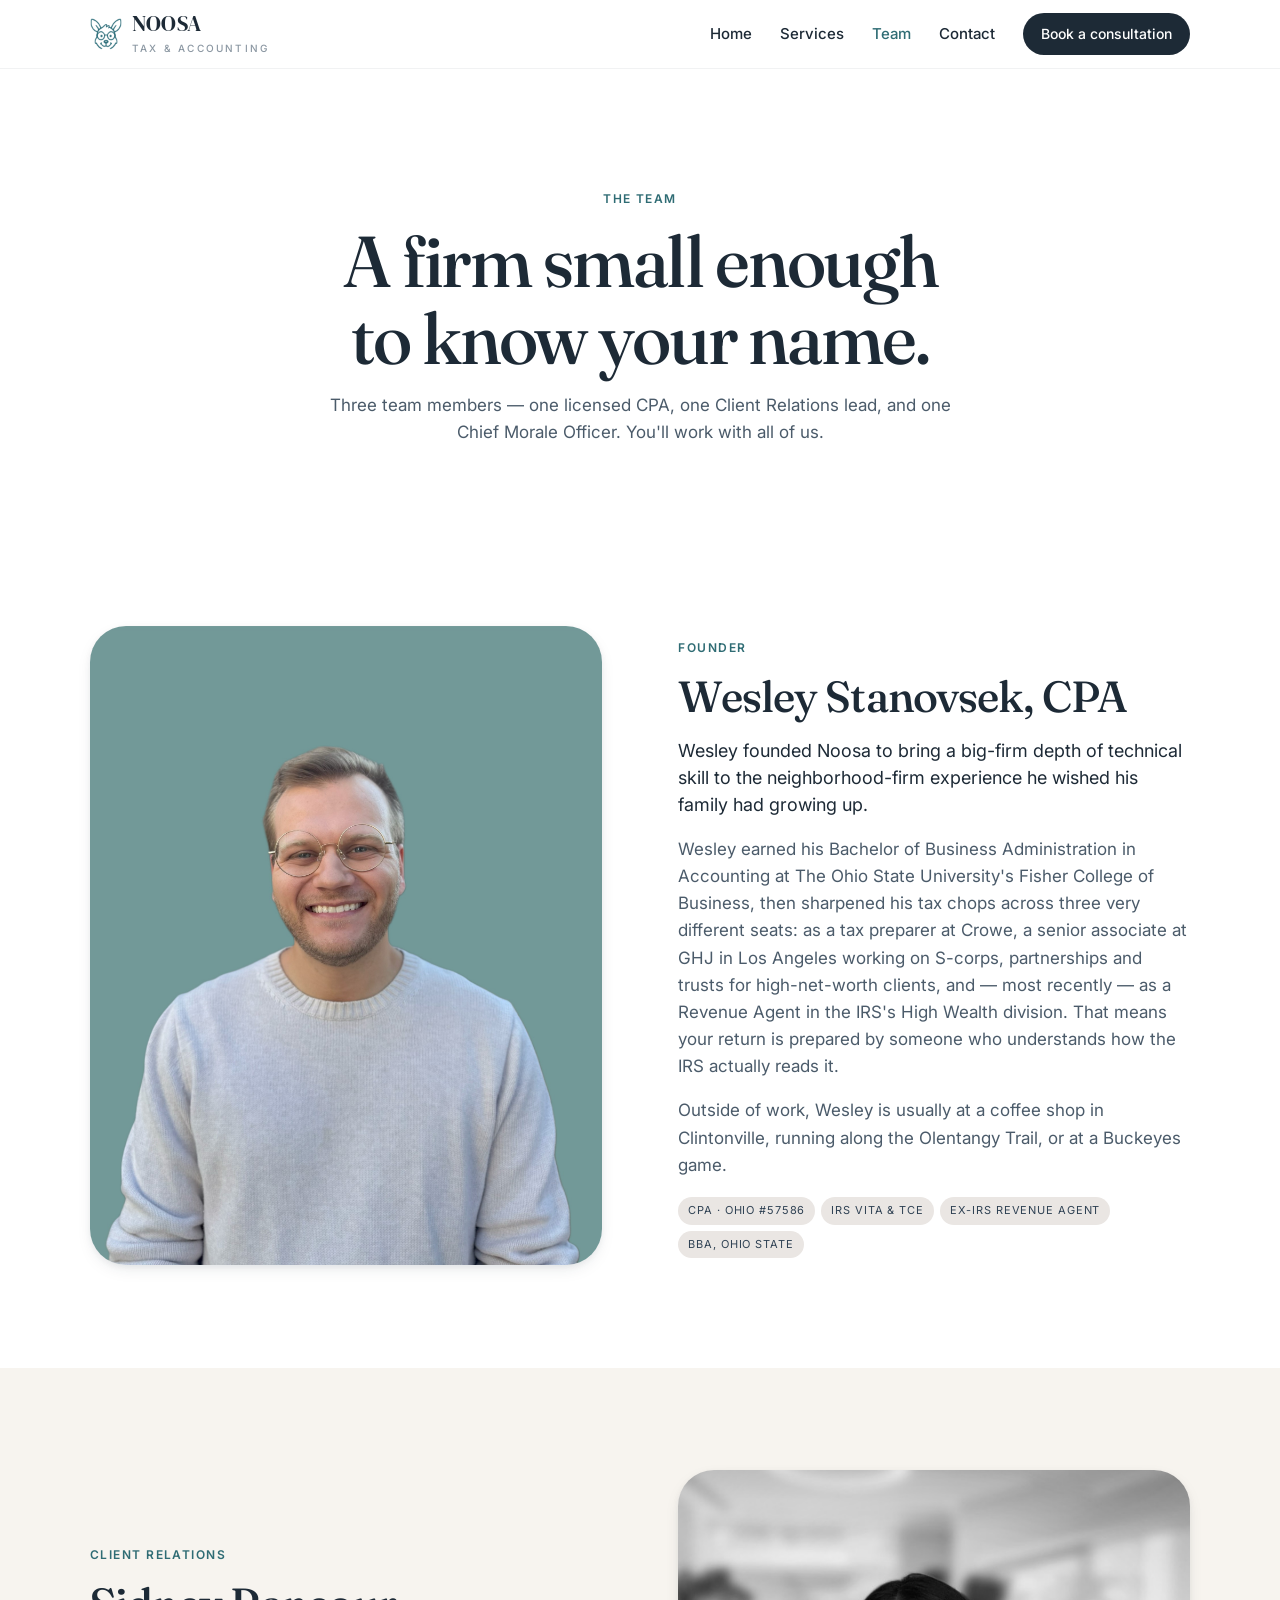
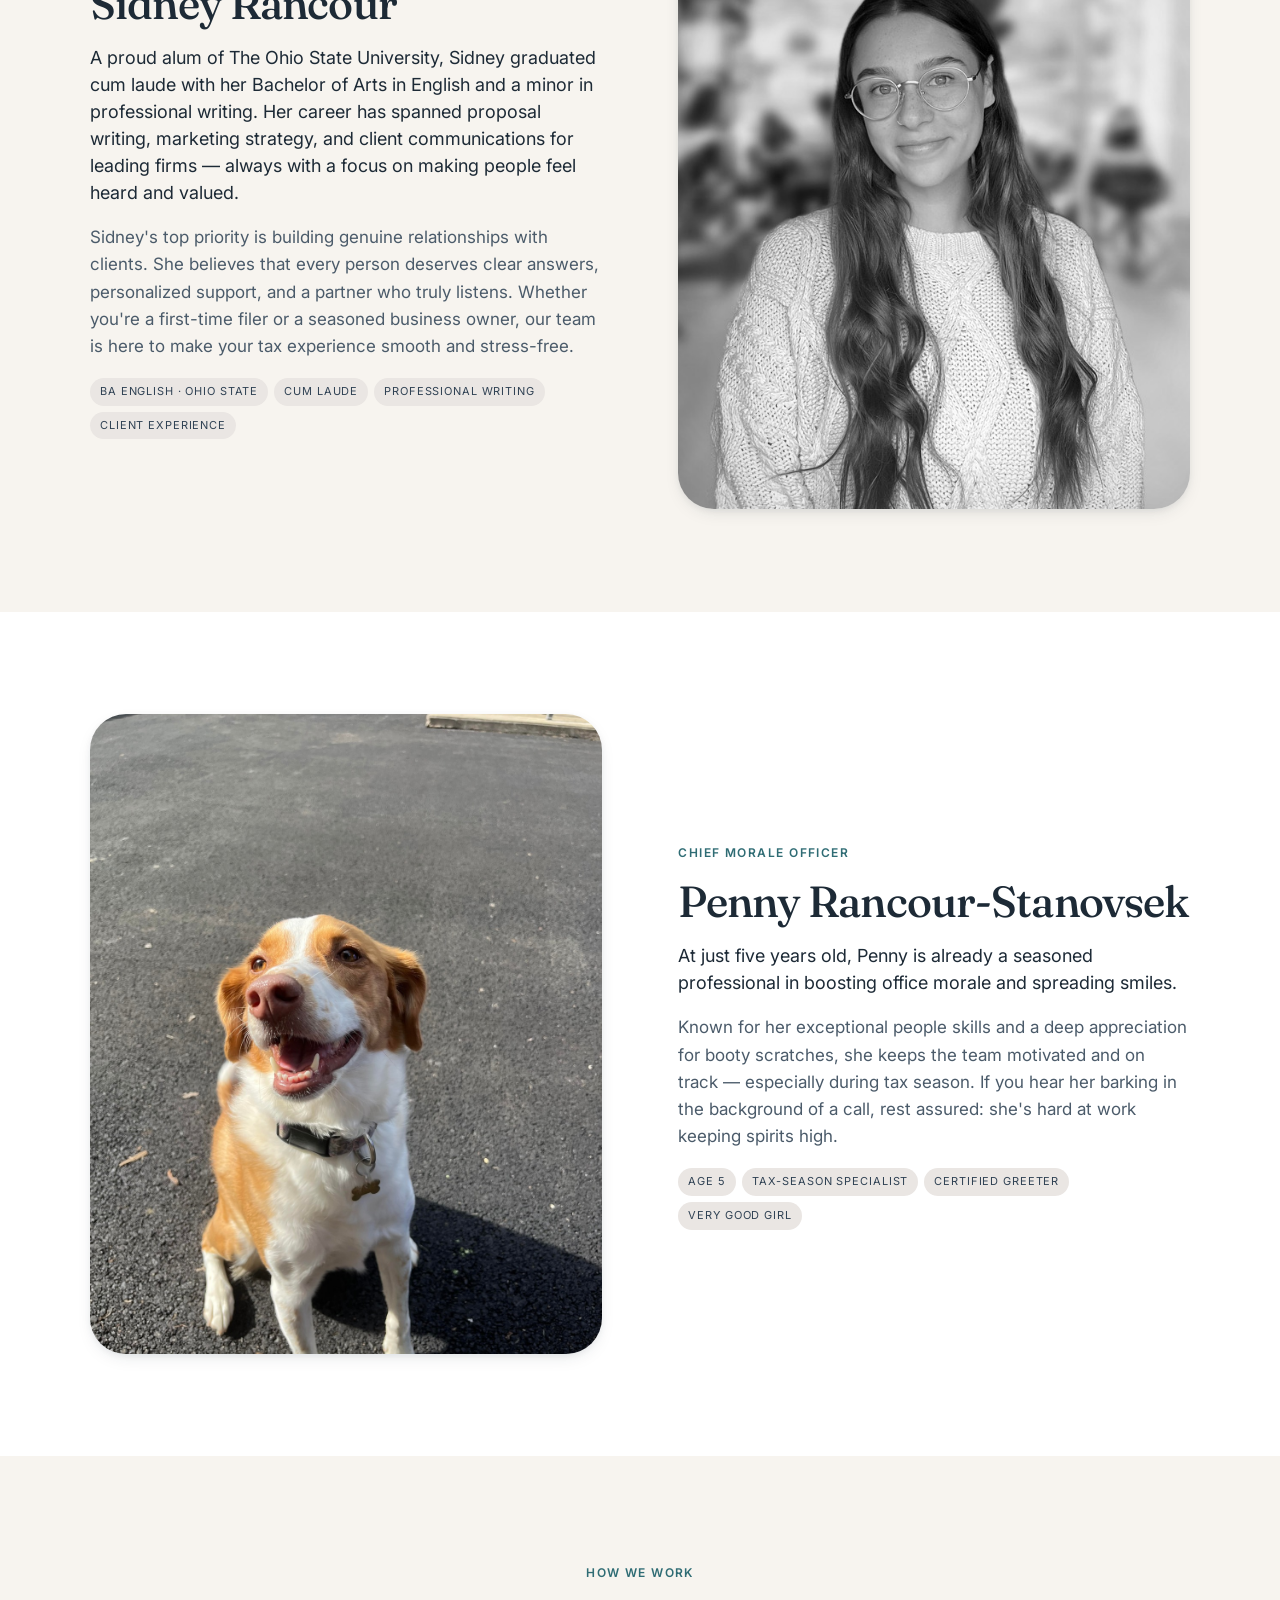
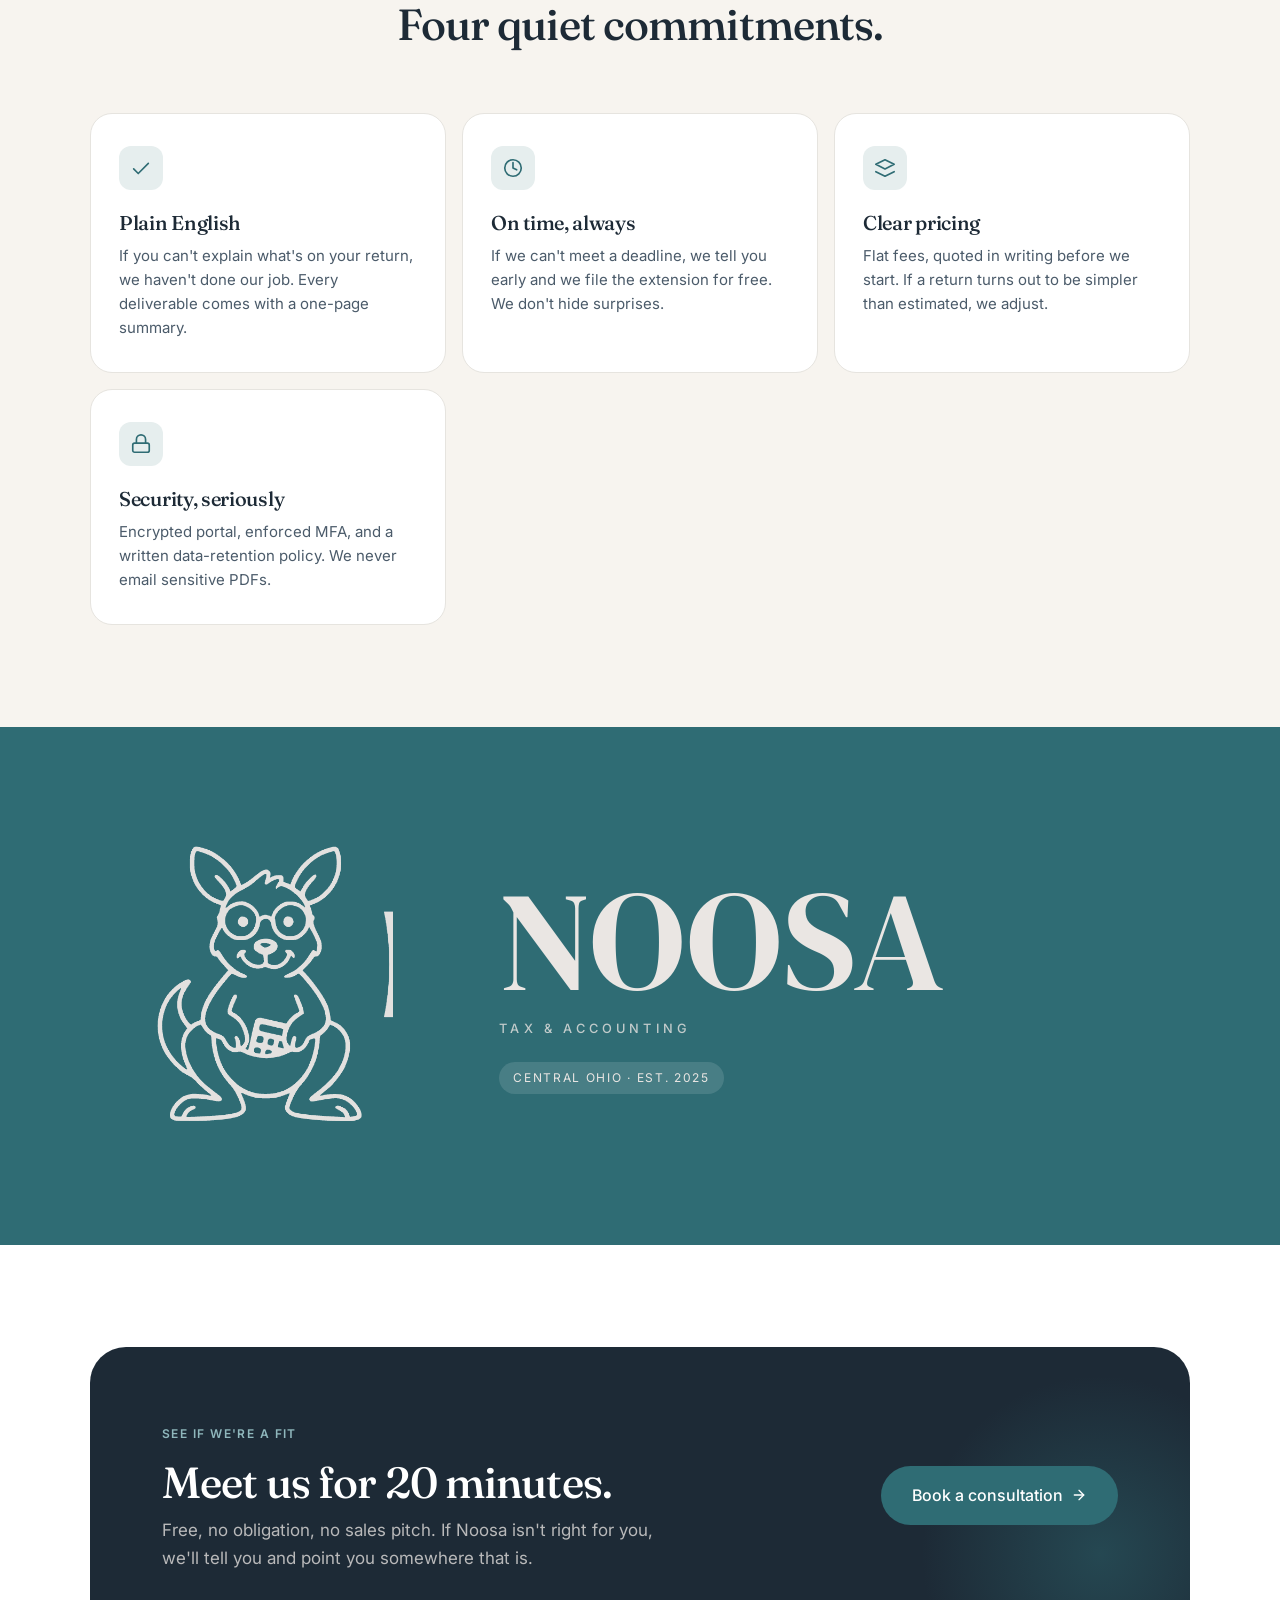
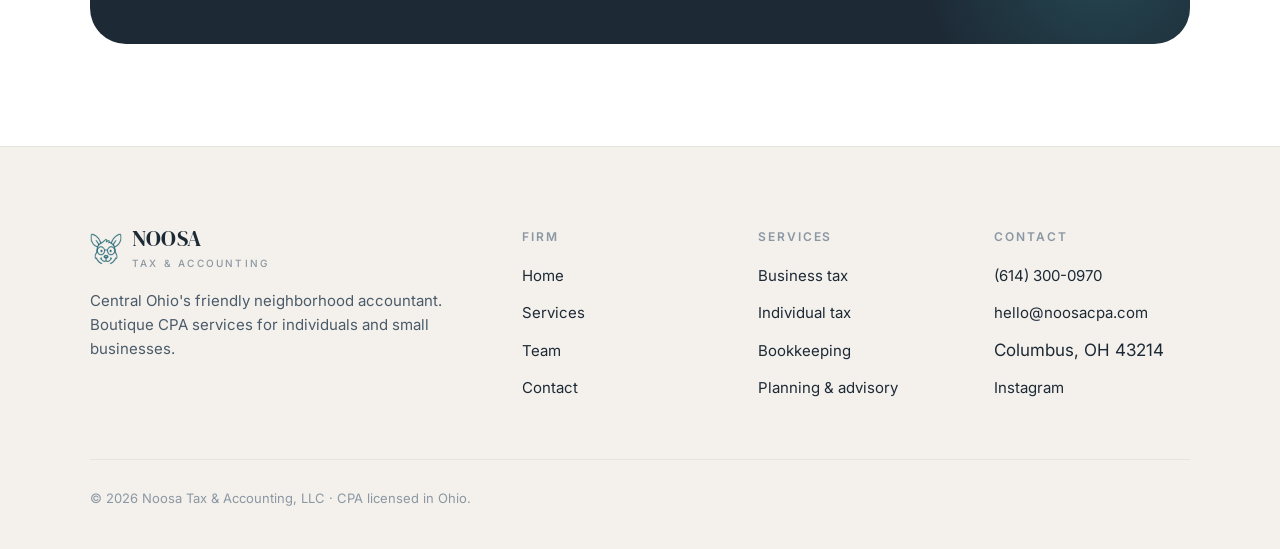
<file: staff.html>
<!doctype html>
<html lang="en">
<head>
<meta charset="utf-8" />
<meta name="viewport" content="width=device-width, initial-scale=1" />
<title>Team — Noosa Tax & Accounting</title>
<meta name="description" content="Meet the team at Noosa Tax & Accounting — a small Columbus, Ohio CPA firm led by Wesley Stanovsek, CPA." />
<meta name="theme-color" content="#2f6c74" />
<link rel="icon" type="image/png" href="assets/images/favicon.png" />
<link rel="preconnect" href="https://fonts.googleapis.com" />
<link rel="preconnect" href="https://fonts.gstatic.com" crossorigin />
<link href="https://fonts.googleapis.com/css2?family=DM+Serif+Display:ital@0;1&family=Fraunces:opsz,wght@9..144,400;9..144,500;9..144,600&family=Inter:wght@400;500;600&display=swap" rel="stylesheet" />
<link rel="stylesheet" href="assets/css/styles.css" />
</head>
<body>

<header class="nav" id="nav">
  <div class="nav__inner">
    <a class="brand" href="index.html" aria-label="Noosa Tax & Accounting home">
      <img src="assets/images/logo.png" alt="" />
      <span><span class="brand__word">Noosa</span><span class="brand__sub">Tax & Accounting</span></span>
    </a>
    <nav class="nav__links" aria-label="Primary">
      <a href="index.html">Home</a>
      <a href="services.html">Services</a>
      <a href="staff.html" class="is-active">Team</a>
      <a href="contact.html">Contact</a>
      <a class="nav__cta" href="https://calendar.app.google/TwvbwYSmXDQmqV8j8" target="_blank" rel="noopener">Book a consultation</a>
    </nav>
    <button class="nav__toggle" aria-expanded="false" aria-controls="nav-drawer" aria-label="Menu">
      <span class="nav__toggle-box"><span></span><span></span><span></span></span>
    </button>
  </div>
  <div class="nav__drawer" id="nav-drawer" aria-hidden="true">
    <a href="index.html"    class="drawer-link">Home</a>
    <a href="services.html" class="drawer-link">Services</a>
    <a href="staff.html"    class="drawer-link is-active">Team</a>
    <a href="contact.html"  class="drawer-link">Contact</a>
    <a class="btn btn--primary drawer-cta" href="https://calendar.app.google/TwvbwYSmXDQmqV8j8" target="_blank" rel="noopener">Book a consultation</a>
    <div class="drawer-meta">
      <a href="tel:+16143000970">(614) 300-0970</a>
      <a href="mailto:hello@noosacpa.com">hello@noosacpa.com</a>
      <span>Columbus, OH 43214</span>
    </div>
  </div>
</header>

<main>

<section class="page-head">
  <div class="container">
    <span class="eyebrow">The team</span>
    <h1>A firm small enough<br/>to know your name.</h1>
    <p>Three team members — one licensed CPA, one Client Relations lead, and one Chief Morale Officer. You'll work with all of us.</p>
  </div>
</section>

<!-- Founder spotlight -->
<section>
  <div class="container">
    <div class="split">
      <div class="split__media reveal">
        <img src="assets/images/wesley.jpg" alt="Wesley Stanovsek, CPA" />
      </div>
      <div class="split__body reveal">
        <span class="eyebrow">Founder</span>
        <h2>Wesley Stanovsek, CPA</h2>
        <p class="lead">Wesley founded Noosa to bring a big-firm depth of technical skill to the neighborhood-firm experience he wished his family had growing up.</p>
        <p>Wesley earned his Bachelor of Business Administration in Accounting at The Ohio State University's Fisher College of Business, then sharpened his tax chops across three very different seats: as a tax preparer at Crowe, a senior associate at GHJ in Los Angeles working on S-corps, partnerships and trusts for high-net-worth clients, and — most recently — as a Revenue Agent in the IRS's High Wealth division. That means your return is prepared by someone who understands how the IRS actually reads it.</p>
        <p>Outside of work, Wesley is usually at a coffee shop in Clintonville, running along the Olentangy Trail, or at a Buckeyes game.</p>
        <div class="person__chips" style="margin-top:18px;">
          <span class="chip">CPA · Ohio #57586</span>
          <span class="chip">IRS VITA &amp; TCE</span>
          <span class="chip">Ex-IRS Revenue Agent</span>
          <span class="chip">BBA, Ohio State</span>
        </div>
      </div>
    </div>
  </div>
</section>

<!-- Sidney Rancour spotlight -->
<section class="section--soft">
  <div class="container">
    <div class="split split--reverse">
      <div class="split__media reveal">
        <img src="assets/images/staff-2.jpg" alt="Sidney Rancour" />
      </div>
      <div class="split__body reveal">
        <span class="eyebrow">Client Relations</span>
        <h2>Sidney Rancour</h2>
        <p class="lead">A proud alum of The Ohio State University, Sidney graduated cum laude with her Bachelor of Arts in English and a minor in professional writing. Her career has spanned proposal writing, marketing strategy, and client communications for leading firms — always with a focus on making people feel heard and valued.</p>
        <p>Sidney's top priority is building genuine relationships with clients. She believes that every person deserves clear answers, personalized support, and a partner who truly listens. Whether you're a first-time filer or a seasoned business owner, our team is here to make your tax experience smooth and stress-free.</p>
        <div class="person__chips" style="margin-top:18px;">
          <span class="chip">BA English · Ohio State</span>
          <span class="chip">Cum Laude</span>
          <span class="chip">Professional Writing</span>
          <span class="chip">Client Experience</span>
        </div>
      </div>
    </div>
  </div>
</section>

<!-- Penny Rancour-Stanovsek spotlight -->
<section>
  <div class="container">
    <div class="split">
      <div class="split__media reveal">
        <img src="assets/images/office-dog.jpg" alt="Penny Rancour-Stanovsek" />
      </div>
      <div class="split__body reveal">
        <span class="eyebrow">Chief Morale Officer</span>
        <h2>Penny Rancour-Stanovsek</h2>
        <p class="lead">At just five years old, Penny is already a seasoned professional in boosting office morale and spreading smiles.</p>
        <p>Known for her exceptional people skills and a deep appreciation for booty scratches, she keeps the team motivated and on track — especially during tax season. If you hear her barking in the background of a call, rest assured: she's hard at work keeping spirits high.</p>
        <div class="person__chips" style="margin-top:18px;">
          <span class="chip">Age 5</span>
          <span class="chip">Tax-season specialist</span>
          <span class="chip">Certified greeter</span>
          <span class="chip">Very good girl</span>
        </div>
      </div>
    </div>
  </div>
</section>

<!-- Values -->
<section class="section--soft">
  <div class="container">
    <div class="section__head reveal">
      <span class="eyebrow">How we work</span>
      <h2>Four quiet commitments.</h2>
    </div>
    <div class="services">
      <article class="card reveal">
        <div class="card__icon"><svg width="22" height="22" viewBox="0 0 24 24" fill="none" stroke="currentColor" stroke-width="1.8" stroke-linecap="round" stroke-linejoin="round"><path d="M20 7 9 18l-5-5"/></svg></div>
        <h3>Plain English</h3>
        <p>If you can't explain what's on your return, we haven't done our job. Every deliverable comes with a one-page summary.</p>
      </article>
      <article class="card reveal">
        <div class="card__icon"><svg width="22" height="22" viewBox="0 0 24 24" fill="none" stroke="currentColor" stroke-width="1.8" stroke-linecap="round" stroke-linejoin="round"><circle cx="12" cy="12" r="9"/><path d="M12 6v6l4 2"/></svg></div>
        <h3>On time, always</h3>
        <p>If we can't meet a deadline, we tell you early and we file the extension for free. We don't hide surprises.</p>
      </article>
      <article class="card reveal">
        <div class="card__icon"><svg width="22" height="22" viewBox="0 0 24 24" fill="none" stroke="currentColor" stroke-width="1.8" stroke-linecap="round" stroke-linejoin="round"><path d="M12 3 2 8l10 5 10-5-10-5z"/><path d="M2 16l10 5 10-5"/></svg></div>
        <h3>Clear pricing</h3>
        <p>Flat fees, quoted in writing before we start. If a return turns out to be simpler than estimated, we adjust.</p>
      </article>
      <article class="card reveal">
        <div class="card__icon"><svg width="22" height="22" viewBox="0 0 24 24" fill="none" stroke="currentColor" stroke-width="1.8" stroke-linecap="round" stroke-linejoin="round"><rect x="3" y="11" width="18" height="10" rx="2"/><path d="M7 11V7a5 5 0 0 1 10 0v4"/></svg></div>
        <h3>Security, seriously</h3>
        <p>Encrypted portal, enforced MFA, and a written data-retention policy. We never email sensitive PDFs.</p>
      </article>
    </div>
  </div>
</section>

<!-- Brand panel -->
<section class="brand-panel" aria-label="Noosa Tax &amp; Accounting brand">
  <div class="container">
    <div class="row">
      <img class="kangaroo" src="assets/images/kangaroo-full.png" alt="Noosa kangaroo mascot" />
      <div>
        <p class="wordmark">Noosa<span class="sub">Tax &amp; Accounting</span></p>
        <span class="tag">Central Ohio · est. 2025</span>
      </div>
    </div>
  </div>
</section>

<section>
  <div class="container">
    <div class="cta-block reveal">
      <div>
        <span class="eyebrow" style="color:#8fb7bc;">See if we're a fit</span>
        <h2>Meet us for 20 minutes.</h2>
        <p>Free, no obligation, no sales pitch. If Noosa isn't right for you, we'll tell you and point you somewhere that is.</p>
      </div>
      <div style="text-align:right;">
        <a class="btn btn--teal btn--lg" href="https://calendar.app.google/TwvbwYSmXDQmqV8j8" target="_blank" rel="noopener">Book a consultation
          <svg class="arrow" width="16" height="16" viewBox="0 0 24 24" fill="none" stroke="currentColor" stroke-width="2" stroke-linecap="round" stroke-linejoin="round"><line x1="5" y1="12" x2="19" y2="12"/><polyline points="12 5 19 12 12 19"/></svg>
        </a>
      </div>
    </div>
  </div>
</section>

</main>

<footer class="site">
  <div class="container">
    <div class="site__top">
      <div class="site__about">
        <a class="brand" href="index.html">
          <img src="assets/images/logo.png" alt="" width="34" height="34" />
          <span><span class="brand__word">Noosa</span><span class="brand__sub">Tax & Accounting</span></span>
        </a>
        <p class="mt-2">Central Ohio's friendly neighborhood accountant. Boutique CPA services for individuals and small businesses.</p>
      </div>
      <div><h5>Firm</h5><ul><li><a href="index.html">Home</a></li><li><a href="services.html">Services</a></li><li><a href="staff.html">Team</a></li><li><a href="contact.html">Contact</a></li></ul></div>
      <div><h5>Services</h5><ul><li><a href="services.html#business">Business tax</a></li><li><a href="services.html#individual">Individual tax</a></li><li><a href="services.html#bookkeeping">Bookkeeping</a></li><li><a href="services.html#planning">Planning &amp; advisory</a></li></ul></div>
      <div><h5>Contact</h5><ul><li><a href="tel:+16143000970">(614) 300-0970</a></li><li><a href="mailto:hello@noosacpa.com">hello@noosacpa.com</a></li><li>Columbus, OH 43214</li><li><a href="https://www.instagram.com/noosacpa/" target="_blank" rel="noopener">Instagram</a></li></ul></div>
    </div>
    <div class="site__bottom">
      <div>© <span id="year"></span> Noosa Tax &amp; Accounting, LLC · CPA licensed in Ohio.</div>
      </div>
  </div>
</footer>

<script src="assets/js/site.js" defer></script>
</body>
</html>
</file>
<file: assets/css/styles.css>
/* ==========================================================================
   Noosa Tax & Accounting — ultra-minimalist, Google/Apple-inspired
   ========================================================================== */

:root {
  /* Brand */
  --ink:        #1d2a36;        /* primary text — near-black with cool undertone */
  --ink-soft:   #4b5b6a;        /* secondary text */
  --ink-mute:   #8b97a2;        /* tertiary text / meta */
  --line:       #e6e4df;        /* hairline borders */
  --bg:         #ffffff;
  --bg-soft:    #f7f4ef;        /* warm off-white panels */
  --cream:      #eae6e3;        /* brand cream (from source) */
  --teal:       #2f6c74;        /* brand teal */
  --teal-700:   #254f55;
  --teal-100:   #e6eeee;
  --slate:      #304254;        /* brand slate (from source) */

  /* Elevation */
  --shadow-sm:  0 1px 2px rgba(29,42,54,.04), 0 1px 3px rgba(29,42,54,.04);
  --shadow-md:  0 6px 20px -8px rgba(29,42,54,.18), 0 2px 6px rgba(29,42,54,.05);
  --shadow-lg:  0 24px 60px -20px rgba(29,42,54,.28), 0 8px 20px -8px rgba(29,42,54,.10);

  /* Radii */
  --r-sm: 8px;
  --r-md: 14px;
  --r-lg: 22px;
  --r-xl: 36px;
  --r-pill: 999px;

  /* Typography */
  --font-display:  "Fraunces", "New York", "Iowan Old Style", "Palatino", "Georgia", serif;
  --font-wordmark: "DM Serif Display", "Fraunces", "Playfair Display", "Georgia", serif;
  --font-sans:     -apple-system, BlinkMacSystemFont, "Inter", "SF Pro Display",
                   "Segoe UI", "Helvetica Neue", Arial, sans-serif;

  /* Layout */
  --maxw: 1180px;
  --pad-x: clamp(18px, 4vw, 40px);

  /* Nav height — used to offset the mobile drawer */
  --nav-h: 62px;
}

/* Prevent iOS from auto-zooming on input focus (<16px fonts trigger it) */
@media (max-width: 820px) {
  :root { --pad-x: 18px; }
}
@media (max-width: 420px) {
  :root { --pad-x: 16px; }
}

* { box-sizing: border-box; }

html { -webkit-text-size-adjust: 100%; scroll-behavior: smooth; }

body {
  margin: 0;
  background: var(--bg);
  color: var(--ink);
  font-family: var(--font-sans);
  font-size: 17px;
  line-height: 1.6;
  -webkit-font-smoothing: antialiased;
  -moz-osx-font-smoothing: grayscale;
  text-rendering: optimizeLegibility;
}

img { max-width: 100%; display: block; }

a {
  color: var(--teal);
  text-decoration: none;
  transition: color .15s ease;
}
a:hover { color: var(--teal-700); }

h1, h2, h3, h4 {
  font-family: var(--font-display);
  font-weight: 500;
  color: var(--ink);
  letter-spacing: -0.015em;
  margin: 0 0 .5em;
}

h1 { font-size: clamp(34px, 6vw, 72px); line-height: 1.08; letter-spacing: -0.03em; }
h2 { font-size: clamp(26px, 3.4vw, 44px); line-height: 1.15; letter-spacing: -0.02em; }
h3 { font-size: clamp(19px, 2vw, 24px);   line-height: 1.3; }
h4 { font-size: 17px; line-height: 1.3; letter-spacing: -0.005em; }

/* On narrow screens, suppress hard line breaks that create awkward orphans */
@media (max-width: 620px) {
  h1 br, h2 br { display: none; }
}

p { margin: 0 0 1em; color: var(--ink-soft); }
p.lead { font-size: clamp(18px, 1.4vw, 21px); color: var(--ink); line-height: 1.5; max-width: 60ch; }

.container {
  max-width: var(--maxw);
  margin: 0 auto;
  padding-left: var(--pad-x);
  padding-right: var(--pad-x);
}

.container--narrow { max-width: 900px; }

/* Eyebrow / micro-label */
.eyebrow {
  display: inline-block;
  font-size: 12px;
  font-weight: 600;
  letter-spacing: 0.12em;
  text-transform: uppercase;
  color: var(--teal);
  margin-bottom: 14px;
}

/* ==========================================================================
   Navigation
   ========================================================================== */
.nav {
  position: sticky;
  top: 0;
  z-index: 50;
  background: rgba(255,255,255,.82);
  backdrop-filter: saturate(180%) blur(20px);
  -webkit-backdrop-filter: saturate(180%) blur(20px);
  border-bottom: 1px solid rgba(29,42,54,.06);
}
.nav__inner {
  max-width: var(--maxw);
  margin: 0 auto;
  padding: 12px var(--pad-x);
  display: flex;
  align-items: center;
  justify-content: space-between;
  gap: 16px;
  min-height: var(--nav-h);
}
.brand {
  display: flex;
  align-items: center;
  gap: 10px;
  color: var(--ink);
  font-weight: 600;
  letter-spacing: -0.01em;
  min-height: 44px; /* touch target */
}
.brand img { width: 32px; height: 32px; flex: 0 0 auto; }
.brand__word {
  font-family: var(--font-wordmark);
  font-size: 22px;
  font-weight: 400;
  line-height: 1;
  letter-spacing: 0.01em;
  text-transform: uppercase;
}
.brand__sub {
  display: block;
  font-family: var(--font-sans);
  font-size: 10px;
  letter-spacing: 0.22em;
  text-transform: uppercase;
  color: var(--ink-mute);
  font-weight: 500;
  margin-top: 1px;
}

.nav__links {
  display: flex;
  gap: 28px;
  align-items: center;
}
.nav__links a {
  color: var(--ink);
  font-size: 15px;
  font-weight: 500;
  padding: 8px 0;
}
.nav__links a.is-active { color: var(--teal); }
.nav__links a:hover { color: var(--teal); }

.nav__links a.nav__cta,
.nav__cta {
  padding: 10px 18px;
  background: var(--ink);
  color: #fff;
  border-radius: var(--r-pill);
  font-size: 14px;
  font-weight: 500;
  transition: transform .15s ease, background .15s ease, color .15s ease;
  min-height: 40px;
  display: inline-flex;
  align-items: center;
}
.nav__links a.nav__cta:hover,
.nav__cta:hover { background: var(--teal); color: #fff; transform: translateY(-1px); }

/* Hamburger */
.nav__toggle {
  display: none;
  background: none;
  border: 0;
  padding: 12px;
  margin: -12px -12px -12px 0; /* extend hit area without layout change */
  cursor: pointer;
  min-width: 44px;
  min-height: 44px;
  align-items: center;
  justify-content: center;
}
.nav__toggle-box {
  position: relative;
  width: 22px;
  height: 14px;
}
.nav__toggle span {
  position: absolute;
  left: 0; right: 0;
  height: 2px;
  background: var(--ink);
  border-radius: 2px;
  transition: transform .25s ease, top .25s ease, bottom .25s ease, opacity .2s ease;
}
.nav__toggle span:nth-child(1) { top: 0; }
.nav__toggle span:nth-child(2) { top: 50%; transform: translateY(-50%); }
.nav__toggle span:nth-child(3) { bottom: 0; }

.nav--open .nav__toggle span:nth-child(1) { top: 50%; transform: translateY(-50%) rotate(45deg); }
.nav--open .nav__toggle span:nth-child(2) { opacity: 0; }
.nav--open .nav__toggle span:nth-child(3) { bottom: 50%; transform: translateY(50%) rotate(-45deg); }

@media (max-width: 820px) {
  .nav__toggle { display: inline-flex; }

  /* Hide desktop links & CTA entirely on mobile — they move into the drawer */
  .nav > .nav__inner > .nav__links,
  .nav > .nav__inner > .nav__cta { display: none; }

  /* Drawer */
  .nav__drawer {
    position: fixed;
    top: var(--nav-h);
    left: 0; right: 0;
    height: calc(100dvh - var(--nav-h));
    height: calc(100vh - var(--nav-h));
    background: #fff;
    padding: 12px var(--pad-x) 32px;
    transform: translateY(-12px);
    opacity: 0;
    pointer-events: none;
    transition: opacity .2s ease, transform .25s ease;
    display: flex;
    flex-direction: column;
    z-index: 49;
    overflow-y: auto;
    -webkit-overflow-scrolling: touch;
  }
  .nav--open .nav__drawer {
    opacity: 1;
    transform: none;
    pointer-events: auto;
  }
  /* Prevent body scroll while drawer is open */
  body.nav-locked { overflow: hidden; touch-action: none; }

  .nav__drawer a.drawer-link {
    display: flex;
    align-items: center;
    justify-content: space-between;
    font-family: var(--font-display);
    font-size: 28px;
    font-weight: 500;
    letter-spacing: -0.01em;
    color: var(--ink);
    padding: 18px 4px;
    border-bottom: 1px solid var(--line);
    text-decoration: none;
  }
  .nav__drawer a.drawer-link.is-active { color: var(--teal); }
  .nav__drawer a.drawer-link::after {
    content: "";
    width: 18px; height: 18px;
    background: url("data:image/svg+xml;utf8,<svg xmlns='http://www.w3.org/2000/svg' viewBox='0 0 24 24' fill='none' stroke='%238b97a2' stroke-width='2' stroke-linecap='round' stroke-linejoin='round'><polyline points='9 18 15 12 9 6'/></svg>") center/contain no-repeat;
    opacity: .8;
  }
  .nav__drawer .drawer-cta {
    margin-top: 22px;
    justify-content: center;
    padding: 16px 22px;
    font-size: 16px;
  }
  .nav__drawer .drawer-meta {
    margin-top: auto;
    padding-top: 32px;
    display: flex;
    flex-direction: column;
    gap: 4px;
    font-size: 14px;
    color: var(--ink-mute);
  }
  .nav__drawer .drawer-meta a { color: var(--ink); font-weight: 500; }
}

/* Hide drawer on desktop */
@media (min-width: 821px) {
  .nav__drawer { display: none !important; }
}

/* ==========================================================================
   Buttons
   ========================================================================== */
.btn {
  display: inline-flex;
  align-items: center;
  gap: 8px;
  padding: 14px 26px;
  border-radius: var(--r-pill);
  font-weight: 500;
  font-size: 15px;
  border: 1px solid transparent;
  cursor: pointer;
  transition: transform .15s ease, background .15s ease, color .15s ease, border-color .15s ease;
  text-decoration: none;
  white-space: nowrap;
}
.btn:hover { transform: translateY(-1px); }
.btn--primary { background: var(--ink); color: #fff; }
.btn--primary:hover { background: var(--teal); color: #fff; }
.btn--teal { background: var(--teal); color: #fff; }
.btn--teal:hover { background: var(--teal-700); color: #fff; }
.btn--ghost { background: transparent; color: var(--ink); border-color: var(--line); }
.btn--ghost:hover { border-color: var(--ink); color: var(--ink); }
.btn--lg { padding: 16px 30px; font-size: 16px; }

.btn .arrow { transition: transform .2s ease; }
.btn:hover .arrow { transform: translateX(3px); }

/* ==========================================================================
   Hero
   ========================================================================== */
.hero {
  position: relative;
  padding: clamp(56px, 10vw, 140px) 0 clamp(48px, 8vw, 120px);
  overflow: hidden;
}
.hero__grid {
  display: grid;
  grid-template-columns: 1.1fr .9fr;
  gap: clamp(32px, 6vw, 72px);
  align-items: center;
}
.hero__eyebrow {
  display: inline-flex;
  align-items: center;
  gap: 10px;
  padding: 6px 14px 6px 6px;
  border-radius: var(--r-pill);
  background: var(--teal-100);
  color: var(--teal-700);
  font-size: 13px;
  font-weight: 500;
  margin-bottom: 24px;
}
.hero__eyebrow .dot {
  width: 22px; height: 22px; border-radius: 50%;
  background: var(--teal); color: #fff;
  display: inline-flex; align-items: center; justify-content: center;
  font-size: 12px;
}
.hero h1 span { color: var(--teal); }
.hero__sub {
  font-size: clamp(18px, 1.5vw, 21px);
  color: var(--ink-soft);
  max-width: 58ch;
  margin: 22px 0 36px;
  line-height: 1.55;
}
.hero__ctas { display: flex; gap: 12px; flex-wrap: wrap; }
.hero__meta {
  display: flex;
  gap: 28px;
  margin-top: 44px;
  flex-wrap: wrap;
}
.hero__meta div { display: flex; flex-direction: column; gap: 2px; }
.hero__meta .k { font-size: 12px; text-transform: uppercase; letter-spacing: 0.12em; color: var(--ink-mute); }
.hero__meta .v { font-size: 15px; font-weight: 500; color: var(--ink); }

.hero__art {
  position: relative;
  aspect-ratio: 1/1;
  border-radius: var(--r-xl);
  background: var(--teal);
  overflow: hidden;
  box-shadow: var(--shadow-lg);
  display: flex;
  flex-direction: column;
  align-items: center;
  justify-content: center;
  padding: clamp(32px, 6vw, 64px) clamp(24px, 4vw, 56px);
  gap: clamp(18px, 3vw, 32px);
  text-align: center;
}
.hero__kangaroo {
  width: clamp(120px, 20vw, 200px);
  height: auto;
  display: block;
}
.hero__wordmark {
  display: flex;
  flex-direction: column;
  align-items: center;
  gap: 14px;
  line-height: 1;
}
.hero__wordmark .hero__word {
  font-family: var(--font-wordmark);
  font-weight: 400;
  font-size: clamp(48px, 9vw, 104px);
  color: #eae6e3;
  letter-spacing: 0.01em;
  line-height: .9;
  text-transform: uppercase;
}
.hero__wordmark .hero__tagline {
  font-family: var(--font-sans);
  font-size: clamp(10px, 1vw, 13px);
  letter-spacing: 0.32em;
  text-transform: uppercase;
  color: rgba(234, 230, 227, 0.78);
  font-weight: 500;
}
.hero__wordmark .hero__tagline::before,
.hero__wordmark .hero__tagline::after {
  content: "";
  display: inline-block;
  width: 18px;
  height: 1px;
  background: rgba(234, 230, 227, 0.4);
  vertical-align: middle;
  margin: 0 10px 3px;
}

@media (max-width: 860px) {
  .hero__grid { grid-template-columns: 1fr; gap: 32px; }
  .hero__art { max-width: 460px; margin: 0 auto; width: 100%; }
  .hero__sub { margin: 18px 0 28px; }
  .hero__meta { margin-top: 32px; gap: 20px 28px; }
}
@media (max-width: 560px) {
  .hero__art { border-radius: var(--r-lg); aspect-ratio: 4/5; max-width: 360px; padding: 36px 24px; }
  .hero__kangaroo { width: 130px; }
  .hero__wordmark .hero__word { font-size: 56px; }
  .hero__ctas .btn { flex: 1 1 100%; justify-content: center; }
  .hero__meta { gap: 18px; }
  .hero__meta .k { font-size: 11px; }
  .hero__meta .v { font-size: 14px; }
}

/* ==========================================================================
   Section primitives
   ========================================================================== */
section { padding: clamp(60px, 8vw, 110px) 0; }
.section--soft { background: var(--bg-soft); }
.section--ink { background: var(--slate); color: #eae6e3; }
.section--ink h1, .section--ink h2, .section--ink h3 { color: #fff; }
.section--ink p { color: rgba(234,230,227,.78); }

.section__head {
  max-width: 760px;
  margin: 0 auto clamp(40px, 5vw, 72px);
  text-align: center;
}
.section__head .eyebrow { display: inline-block; margin-bottom: 16px; }
.section__head p { font-size: clamp(17px, 1.2vw, 19px); }

/* Divider hairline */
.hairline { height: 1px; background: var(--line); border: 0; margin: 0; }

/* ==========================================================================
   Stat / trust strip
   ========================================================================== */
.strip {
  border-top: 1px solid var(--line);
  border-bottom: 1px solid var(--line);
  background: #fff;
}
.strip__grid {
  display: grid;
  grid-template-columns: repeat(4, 1fr);
  gap: 1px;
  background: var(--line);
}
.strip__item {
  background: #fff;
  padding: 24px 18px;
  text-align: center;
}
.strip__item .n {
  font-family: var(--font-display);
  font-size: clamp(26px, 2.4vw, 34px);
  font-weight: 500;
  color: var(--ink);
  line-height: 1;
  letter-spacing: -0.02em;
}
.strip__item .l {
  display: block;
  margin-top: 8px;
  font-size: 12px;
  letter-spacing: 0.14em;
  text-transform: uppercase;
  color: var(--ink-mute);
}
@media (max-width: 720px) {
  .strip__grid { grid-template-columns: repeat(2, 1fr); }
}

/* ==========================================================================
   Services grid (cards)
   ========================================================================== */
.services {
  display: grid;
  grid-template-columns: repeat(3, 1fr);
  gap: 16px;
}
.card {
  position: relative;
  background: #fff;
  border: 1px solid var(--line);
  border-radius: var(--r-lg);
  padding: clamp(22px, 3vw, 32px) clamp(20px, 3vw, 28px);
  transition: transform .25s ease, box-shadow .25s ease, border-color .25s ease;
}
.card:hover {
  transform: translateY(-3px);
  box-shadow: var(--shadow-md);
  border-color: transparent;
}
.card__icon {
  width: 44px; height: 44px;
  border-radius: 12px;
  background: var(--teal-100);
  color: var(--teal);
  display: inline-flex;
  align-items: center;
  justify-content: center;
  margin-bottom: 20px;
}
.card h3 { margin-bottom: 8px; font-size: 20px; }
.card p { font-size: 15px; color: var(--ink-soft); margin: 0; }
.card__more {
  margin-top: 18px;
  font-size: 14px;
  font-weight: 500;
  color: var(--teal);
  display: inline-flex; gap: 6px; align-items: center;
}

@media (max-width: 1100px) { .services[style*="repeat(4"] { grid-template-columns: repeat(2, 1fr) !important; } }
@media (max-width: 900px)  { .services { grid-template-columns: repeat(2, 1fr); } }
@media (max-width: 600px)  { .services, .services[style*="repeat(4"] { grid-template-columns: 1fr !important; } }

/* ==========================================================================
   Split / feature
   ========================================================================== */
.split {
  display: grid;
  grid-template-columns: 1fr 1fr;
  gap: clamp(28px, 6vw, 80px);
  align-items: center;
}
.split--reverse .split__media { order: 2; }
.split__media img {
  border-radius: var(--r-xl);
  box-shadow: var(--shadow-md);
  aspect-ratio: 4/5;
  object-fit: cover;
  width: 100%;
}
@media (max-width: 600px) {
  .split__media img { aspect-ratio: 4/3; border-radius: var(--r-lg); }
}
.split__body h2 { margin-bottom: 16px; }
.split__body .offer-label {
  font-family: var(--font-sans);
  font-size: 12px;
  font-weight: 600;
  letter-spacing: 0.14em;
  text-transform: uppercase;
  color: var(--ink-mute);
  margin: 28px 0 6px;
}
.split__body .checklist {
  margin: 12px 0 0;
  padding: 0;
  list-style: none;
}
.split__body .checklist li {
  position: relative;
  padding: 10px 0 10px 30px;
  border-top: 1px solid var(--line);
  font-size: 16px;
  color: var(--ink);
}
.split__body .checklist li:last-child { border-bottom: 1px solid var(--line); }
.split__body .checklist li::before {
  content: "";
  position: absolute;
  left: 0; top: 16px;
  width: 18px; height: 18px;
  border-radius: 50%;
  background: var(--teal) url("data:image/svg+xml;utf8,<svg xmlns='http://www.w3.org/2000/svg' viewBox='0 0 24 24' fill='none' stroke='white' stroke-width='3.5' stroke-linecap='round' stroke-linejoin='round'><polyline points='20 6 9 17 4 12'/></svg>") center/12px no-repeat;
}
@media (max-width: 820px) {
  .split { grid-template-columns: 1fr; }
  .split--reverse .split__media { order: 0; }
}

/* ==========================================================================
   Team
   ========================================================================== */
.team {
  display: grid;
  grid-template-columns: repeat(3, 1fr);
  gap: 22px;
}
.person {
  background: #fff;
  border: 1px solid var(--line);
  border-radius: var(--r-lg);
  overflow: hidden;
  transition: transform .25s ease, box-shadow .25s ease;
}
.person:hover { transform: translateY(-3px); box-shadow: var(--shadow-md); }
.person__photo {
  aspect-ratio: 1/1;
  width: 100%;
  object-fit: cover;
  display: block;
  background: var(--cream);
}
.person__body { padding: 22px 22px 24px; }
.person__name { font-family: var(--font-display); font-size: 22px; color: var(--ink); margin: 0 0 2px; }
.person__role { font-size: 13px; text-transform: uppercase; letter-spacing: 0.14em; color: var(--teal); }
.person__bio { font-size: 15px; color: var(--ink-soft); margin: 14px 0 0; }
.person__chips { display: flex; flex-wrap: wrap; gap: 6px; margin-top: 14px; }
.chip {
  font-size: 11px;
  letter-spacing: 0.08em;
  text-transform: uppercase;
  padding: 5px 10px;
  border-radius: var(--r-pill);
  background: var(--cream);
  color: var(--slate);
}
@media (max-width: 900px) { .team { grid-template-columns: repeat(2, 1fr); } }
@media (max-width: 600px) { .team { grid-template-columns: 1fr; } }

/* ==========================================================================
   Process (timeline)
   ========================================================================== */
.steps {
  display: grid;
  grid-template-columns: repeat(4, 1fr);
  gap: 0;
  counter-reset: s;
  position: relative;
}
.steps::before {
  content: "";
  position: absolute;
  top: 23px; left: 10%; right: 10%;
  height: 1px; background: var(--line);
  z-index: 0;
}
.step { position: relative; padding: 0 16px; text-align: center; }
.step__num {
  position: relative;
  z-index: 1;
  width: 46px; height: 46px;
  margin: 0 auto 18px;
  border-radius: 50%;
  background: #fff;
  border: 1px solid var(--line);
  color: var(--teal);
  font-family: var(--font-display);
  font-size: 18px;
  font-weight: 500;
  display: flex; align-items: center; justify-content: center;
}
.step h4 { font-size: 16px; margin: 0 0 6px; }
.step p { font-size: 14px; margin: 0; color: var(--ink-soft); }
@media (max-width: 800px) {
  .steps { grid-template-columns: repeat(2, 1fr); gap: 28px; }
  .steps::before { display: none; }
}
@media (max-width: 480px) { .steps { grid-template-columns: 1fr; } }

/* ==========================================================================
   Testimonial
   ========================================================================== */
.quote {
  max-width: 820px;
  margin: 0 auto;
  text-align: center;
}
.quote .stars {
  display: inline-flex;
  gap: 6px;
  margin-bottom: 22px;
  color: var(--teal);
}
.quote .stars svg { width: 20px; height: 20px; }
.quote blockquote {
  font-family: var(--font-display);
  font-size: clamp(22px, 2.4vw, 32px);
  line-height: 1.35;
  color: var(--ink);
  margin: 0 0 28px;
  letter-spacing: -0.01em;
  font-weight: 500;
}
.quote .cite {
  font-size: 13px;
  color: var(--ink-mute);
  letter-spacing: 0.12em;
  text-transform: uppercase;
  line-height: 1.5;
}
.quote .cite strong {
  display: block;
  font-family: var(--font-display);
  font-size: 18px;
  font-weight: 500;
  color: var(--ink);
  letter-spacing: -0.005em;
  text-transform: none;
  margin-bottom: 2px;
}

/* ==========================================================================
   CTA block
   ========================================================================== */
.cta-block {
  background: var(--ink);
  color: #fff;
  border-radius: var(--r-xl);
  padding: clamp(32px, 6vw, 72px);
  display: grid;
  grid-template-columns: 1.2fr 1fr;
  gap: 32px;
  align-items: center;
  position: relative;
  overflow: hidden;
}
.cta-block::after {
  content: "";
  position: absolute;
  right: -120px; bottom: -120px;
  width: 420px; height: 420px;
  background: radial-gradient(circle, rgba(47,108,116,.45), transparent 60%);
  pointer-events: none;
}
.cta-block h2 { color: #fff; margin-bottom: 10px; }
.cta-block p { color: rgba(234,230,227,.76); margin: 0; }
.cta-block .btn { position: relative; z-index: 1; }
@media (max-width: 760px) {
  .cta-block { grid-template-columns: 1fr; border-radius: var(--r-lg); }
  .cta-block > div:last-child { text-align: left !important; }
  .cta-block .btn { width: 100%; justify-content: center; }
}

/* ==========================================================================
   Contact / forms
   ========================================================================== */
.contact-grid {
  display: grid;
  grid-template-columns: 1fr 1fr;
  gap: clamp(24px, 5vw, 64px);
}
.info-list { margin: 0; padding: 0; list-style: none; }
.info-list li {
  display: flex;
  gap: 16px;
  align-items: flex-start;
  padding: 18px 0;
  border-top: 1px solid var(--line);
}
.info-list li:last-child { border-bottom: 1px solid var(--line); }
.info-list .ico {
  flex: 0 0 auto;
  width: 36px; height: 36px;
  border-radius: 10px;
  background: var(--teal-100);
  color: var(--teal);
  display: inline-flex;
  align-items: center;
  justify-content: center;
}
.info-list .k {
  font-size: 12px;
  text-transform: uppercase;
  letter-spacing: 0.14em;
  color: var(--ink-mute);
  margin-bottom: 2px;
  display: block;
}
.info-list .v { font-size: 17px; color: var(--ink); font-weight: 500; }
.info-list .v a { color: var(--ink); }
.info-list .v a:hover { color: var(--teal); }

form.card-form {
  background: #fff;
  border: 1px solid var(--line);
  border-radius: var(--r-xl);
  padding: clamp(24px, 3vw, 36px);
  box-shadow: var(--shadow-sm);
}
form.card-form .row { display: grid; grid-template-columns: 1fr 1fr; gap: 14px; }
form.card-form .field { margin-bottom: 14px; }
form.card-form label {
  display: block;
  font-size: 12px;
  letter-spacing: 0.12em;
  text-transform: uppercase;
  color: var(--ink-mute);
  margin-bottom: 6px;
  font-weight: 500;
}
form.card-form input, form.card-form select, form.card-form textarea {
  width: 100%;
  padding: 13px 14px;
  border: 1px solid var(--line);
  border-radius: var(--r-sm);
  background: #fff;
  font-family: inherit;
  /* 16px avoids iOS auto-zoom on focus */
  font-size: 16px;
  color: var(--ink);
  transition: border-color .15s ease, box-shadow .15s ease;
  -webkit-appearance: none;
  appearance: none;
  min-height: 46px;
}
form.card-form input:focus, form.card-form select:focus, form.card-form textarea:focus {
  outline: none;
  border-color: var(--teal);
  box-shadow: 0 0 0 4px rgba(47,108,116,.12);
}
form.card-form textarea { min-height: 130px; resize: vertical; }
form.card-form .submit { margin-top: 10px; }
@media (max-width: 760px) {
  .contact-grid { grid-template-columns: 1fr; gap: 32px; }
  form.card-form .row { grid-template-columns: 1fr; }
  form.card-form .submit .btn { width: 100%; justify-content: center; }
  .info-list .v { font-size: 16px; }
}

/* ==========================================================================
   FAQ
   ========================================================================== */
.faq { max-width: 820px; margin: 0 auto; }
.faq details {
  border-top: 1px solid var(--line);
  padding: 20px 0;
}
.faq details:last-of-type { border-bottom: 1px solid var(--line); }
.faq summary {
  list-style: none;
  cursor: pointer;
  display: flex;
  align-items: center;
  justify-content: space-between;
  font-size: 18px;
  font-weight: 500;
  color: var(--ink);
}
.faq summary::-webkit-details-marker { display: none; }
.faq summary::after {
  content: "+";
  font-family: var(--font-display);
  font-size: 24px;
  color: var(--teal);
  transition: transform .2s ease;
}
.faq details[open] summary::after { content: "−"; }
.faq .a {
  margin-top: 10px;
  color: var(--ink-soft);
  font-size: 16px;
  line-height: 1.65;
}

/* ==========================================================================
   Pricing
   ========================================================================== */
.price-grid {
  display: grid;
  grid-template-columns: repeat(3, 1fr);
  gap: 18px;
}
.price {
  background: #fff;
  border: 1px solid var(--line);
  border-radius: var(--r-lg);
  padding: 30px 28px 32px;
  display: flex;
  flex-direction: column;
}
.price.is-featured {
  border-color: var(--teal);
  box-shadow: 0 0 0 4px rgba(47,108,116,.08), var(--shadow-md);
  position: relative;
}
.price.is-featured::before {
  content: "Most common";
  position: absolute;
  top: -12px; left: 24px;
  background: var(--teal);
  color: #fff;
  font-size: 11px;
  letter-spacing: 0.14em;
  text-transform: uppercase;
  padding: 5px 12px;
  border-radius: var(--r-pill);
}
.price h3 { font-size: 22px; margin-bottom: 6px; }
.price .from { font-size: 13px; color: var(--ink-mute); margin-bottom: 10px; }
.price .amt { font-family: var(--font-display); font-size: 40px; letter-spacing: -0.02em; line-height: 1; color: var(--ink); }
.price ul { margin: 20px 0 26px; padding: 0; list-style: none; }
.price ul li {
  font-size: 15px;
  color: var(--ink-soft);
  padding: 8px 0 8px 26px;
  position: relative;
}
.price ul li::before {
  content: "";
  position: absolute;
  left: 0; top: 14px;
  width: 14px; height: 14px;
  background: var(--teal) url("data:image/svg+xml;utf8,<svg xmlns='http://www.w3.org/2000/svg' viewBox='0 0 24 24' fill='none' stroke='white' stroke-width='4' stroke-linecap='round' stroke-linejoin='round'><polyline points='20 6 9 17 4 12'/></svg>") center/9px no-repeat;
  border-radius: 50%;
}
.price .btn { margin-top: auto; justify-content: center; }
@media (max-width: 900px) { .price-grid { grid-template-columns: 1fr; gap: 16px; } }
@media (max-width: 600px) {
  .price { padding: 26px 22px 28px; }
  .price .amt { font-size: 34px; }
  .price .btn { width: 100%; }
}

/* ==========================================================================
   Brand panel — full-bleed teal band with kangaroo + wordmark
   ========================================================================== */
.brand-panel {
  background: var(--teal);
  color: #eae6e3;
  padding: clamp(56px, 8vw, 96px) 0;
  overflow: hidden;
}
.brand-panel .row {
  display: grid;
  grid-template-columns: minmax(180px, 1fr) 2fr;
  gap: clamp(24px, 5vw, 64px);
  align-items: center;
}
.brand-panel .kangaroo {
  width: 100%;
  max-width: 260px;
  opacity: .96;
  justify-self: center;
}
.brand-panel .wordmark {
  font-family: var(--font-wordmark);
  font-weight: 400;
  font-size: clamp(64px, 11vw, 170px);
  letter-spacing: 0.01em;
  line-height: .9;
  color: #eae6e3;
  text-transform: uppercase;
  margin: 0;
}
.brand-panel .sub {
  display: block;
  margin-top: 18px;
  font-family: var(--font-sans);
  letter-spacing: 0.32em;
  font-size: clamp(11px, 1vw, 14px);
  font-weight: 500;
  color: rgba(234,230,227,.78);
  text-transform: uppercase;
}
.brand-panel .tag {
  display: inline-block;
  margin-top: 28px;
  padding: 6px 14px;
  border-radius: var(--r-pill);
  background: rgba(255,255,255,.12);
  color: #eae6e3;
  font-size: 12px;
  letter-spacing: 0.14em;
  text-transform: uppercase;
}
@media (max-width: 720px) {
  .brand-panel .row { grid-template-columns: 1fr; text-align: center; gap: 24px; }
  .brand-panel .kangaroo { max-width: 180px; }
}

/* Generic wordmark style for use in headings */
.wordmark-inline {
  font-family: var(--font-wordmark);
  font-weight: 400;
  letter-spacing: 0.01em;
  text-transform: uppercase;
}

/* ==========================================================================
   Footer
   ========================================================================== */
footer.site {
  background: #f4f1ec;
  color: var(--ink);
  padding: clamp(48px, 7vw, 80px) 0 40px;
  border-top: 1px solid var(--line);
}
.site__top {
  display: grid;
  grid-template-columns: 2fr 1fr 1fr 1fr;
  gap: 40px;
  padding-bottom: 48px;
  border-bottom: 1px solid var(--line);
}
.site__top h5 {
  font-family: var(--font-sans);
  font-size: 12px;
  letter-spacing: 0.16em;
  text-transform: uppercase;
  color: var(--ink-mute);
  margin: 0 0 16px;
  font-weight: 600;
}
.site__top ul { list-style: none; padding: 0; margin: 0; }
.site__top ul li { margin-bottom: 10px; }
.site__top ul a { color: var(--ink); font-size: 15px; }
.site__top ul a:hover { color: var(--teal); }
.site__about p { font-size: 15px; color: var(--ink-soft); max-width: 42ch; }
.site__bottom {
  display: flex; justify-content: space-between; align-items: center;
  padding-top: 28px;
  font-size: 13px; color: var(--ink-mute);
  flex-wrap: wrap; gap: 14px;
}
.site__bottom .legal { display: flex; gap: 22px; }
.site__bottom .legal a { color: var(--ink-mute); }
.site__bottom .legal a:hover { color: var(--ink); }
@media (max-width: 820px) {
  .site__top { grid-template-columns: 1fr 1fr; }
}
@media (max-width: 500px) {
  .site__top { grid-template-columns: 1fr; gap: 28px; padding-bottom: 32px; }
  .site__about p { max-width: none; }
  .site__bottom { flex-direction: column; align-items: flex-start; gap: 10px; }
}

/* ==========================================================================
   Page headers (secondary pages)
   ========================================================================== */
.page-head {
  padding: clamp(56px, 9vw, 140px) 0 clamp(36px, 6vw, 80px);
  text-align: center;
}
.page-head h1 { font-size: clamp(44px, 6vw, 72px); margin-bottom: 14px; }
.page-head p { font-size: clamp(17px, 1.3vw, 20px); max-width: 60ch; margin: 0 auto; }

/* Map placeholder */
.map-card {
  margin-top: 24px;
  border-radius: var(--r-lg);
  overflow: hidden;
  border: 1px solid var(--line);
  aspect-ratio: 16/9;
  background:
    linear-gradient(rgba(47,108,116,0.06), rgba(47,108,116,0.06)),
    repeating-linear-gradient(45deg, #fff 0 16px, #f7f4ef 16px 32px);
  position: relative;
  display: flex;
  align-items: center;
  justify-content: center;
  color: var(--ink-soft);
  font-size: 14px;
}
.map-card a { color: var(--teal); font-weight: 500; }

/* Reveal animation */
.reveal { opacity: 0; transform: translateY(18px); transition: opacity .6s ease, transform .6s ease; }
.reveal.is-visible { opacity: 1; transform: none; }

/* Utilities */
.center { text-align: center; }
.mt-0 { margin-top: 0; }
.mb-0 { margin-bottom: 0; }
.mt-2 { margin-top: 18px; }
.mt-4 { margin-top: 32px; }
</file>
